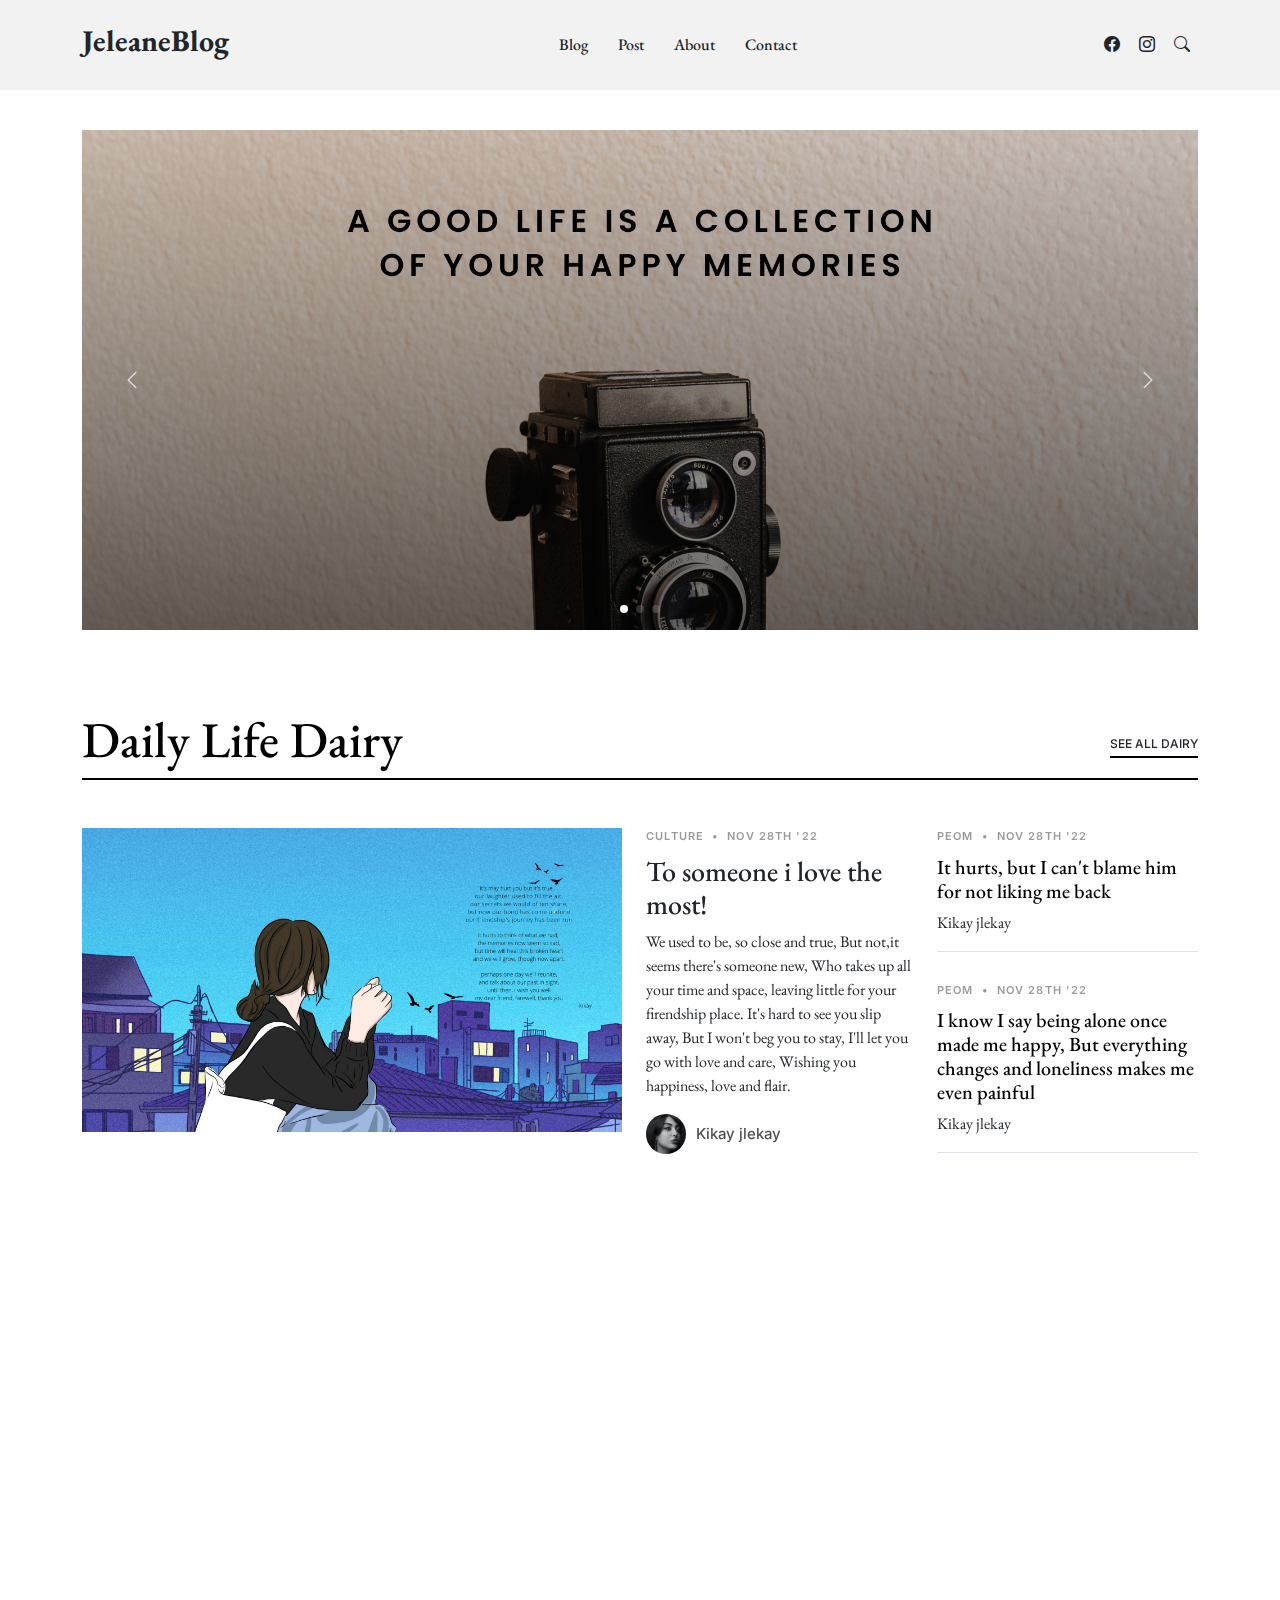
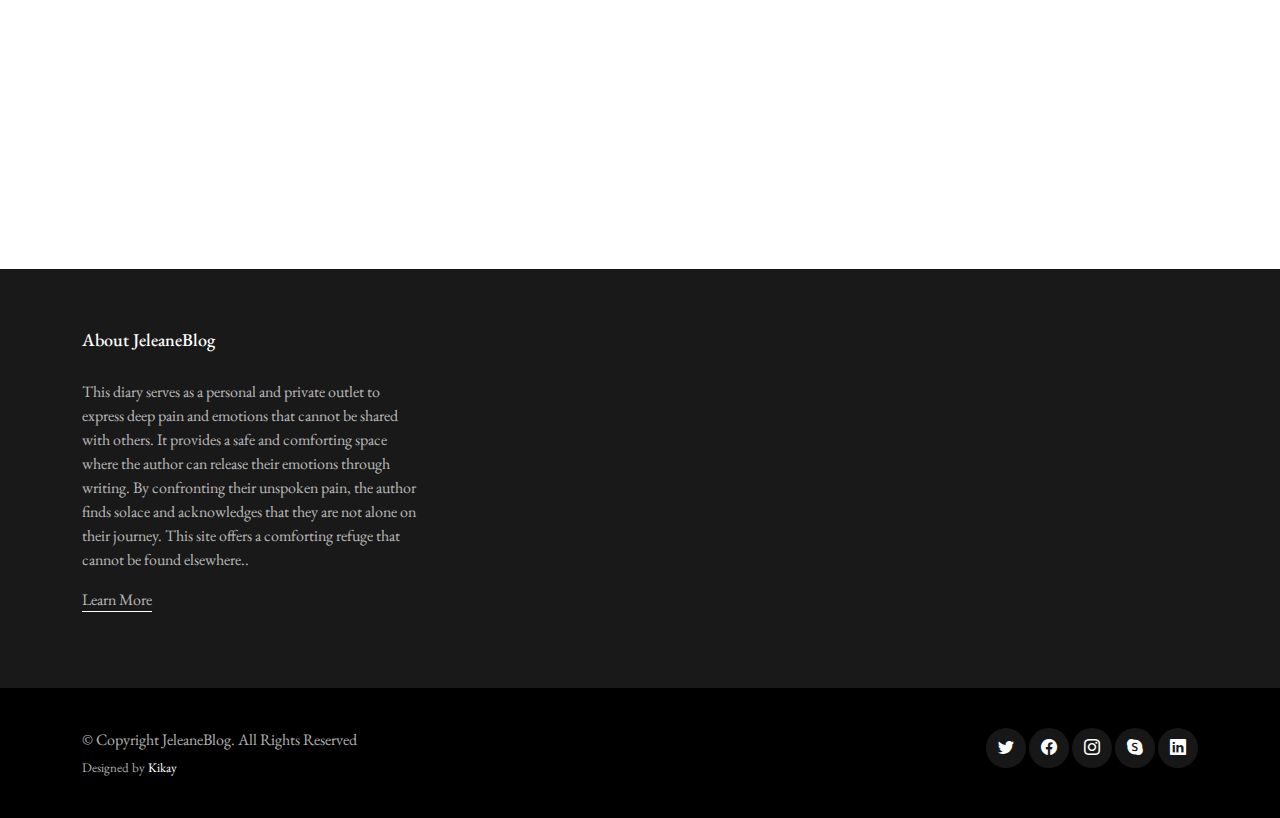
<file: index.html>
<!DOCTYPE html>
<html lang="en">

<head>
  <meta charset="utf-8">
  <meta content="width=device-width, initial-scale=1.0" name="viewport">

  <title>BLOG</title>
  <meta content="" name="description">
  <meta content="" name="keywords">

  <link href="assets/img/favicon.png" rel="icon">
  <link href="assets/img/apple-touch-icon.png" rel="apple-touch-icon">

  <link rel="preconnect" href="https://fonts.googleapis.com">
  <link rel="preconnect" href="https://fonts.gstatic.com" crossorigin>
  <link href="https://fonts.googleapis.com/css2?family=EB+Garamond:wght@400;500&family=Inter:wght@400;500&family=Playfair+Display:ital,wght@0,400;0,700;1,400;1,700&display=swap" rel="stylesheet">

  <link href="assets/vendor/bootstrap/css/bootstrap.min.css" rel="stylesheet">
  <link href="assets/vendor/bootstrap-icons/bootstrap-icons.css" rel="stylesheet">
  <link href="assets/vendor/swiper/swiper-bundle.min.css" rel="stylesheet">
  <link href="assets/vendor/glightbox/css/glightbox.min.css" rel="stylesheet">
  <link href="assets/vendor/aos/aos.css" rel="stylesheet">


  <link href="assets/css/variables.css" rel="stylesheet">
  <link href="assets/css/main.css" rel="stylesheet">

</head>

<body>

  <header id="header" class="header d-flex align-items-center fixed-top">
    <div class="container-fluid container-xl d-flex align-items-center justify-content-between">

      <a href="index.html" class="logo d-flex align-items-center">

        <h1>JeleaneBlog</h1>
      </a>

      <nav id="navbar" class="navbar">
        <ul>
          <li><a href="index.html">Blog</a></li>
          <li><a href="post.html">Post</a></li>
          <li><a href="about.html">About</a></li>
          <li><a href="contact.html">Contact</a></li>
        </ul>
      </nav>

      <div class="position-relative">
        <a href="https://www.facebook.com/Jlekay25" class="mx-2"><span class="bi-facebook"></span></a>
        <a href="https://www.instagram.com/kiks_ayyy/" class="mx-2"><span class="bi-instagram"></span></a>

        <a href="#" class="mx-2 js-search-open"><span class="bi-search"></span></a>
        <i class="bi bi-list mobile-nav-toggle"></i>

        <div class="search-form-wrap js-search-form-wrap">
          <form action="search-result.html" class="search-form">
            <span class="icon bi-search"></span>
            <input type="text" placeholder="Search" class="form-control">
            <button class="btn js-search-close"><span class="bi-x"></span></button>
          </form>
        </div>

      </div>

    </div>

  </header>

  <main id="main">

    <section id="hero-slider" class="hero-slider">
      <div class="container-md" data-aos="fade-in">
        <div class="row">
          <div class="col-12">
            <div class="swiper sliderFeaturedPosts">
              <div class="swiper-wrapper">
                <div class="swiper-slide">
                  <a href="post.html" class="img-bg d-flex align-items-end" style="background-image: url('assets/img/6_2.png');">
                    <div class="img-bg-inner"></div>
                  </a>
                </div>

                <div class="swiper-slide">
                  <a href="post.html" class="img-bg d-flex align-items-end" style="background-image: url('assets/img/9.png');">
                    <div class="img-bg-inner"></div>
                  </a>
                </div>

                <div class="swiper-slide">
                  <a href="post.html" class="img-bg d-flex align-items-end" style="background-image: url('assets/img/MOON (2).png');">
                    <div class="img-bg-inner"> </div>
                  </a>
                </div>

              </div>
              <div class="custom-swiper-button-next">
                <span class="bi-chevron-right"></span>
              </div>
              <div class="custom-swiper-button-prev">
                <span class="bi-chevron-left"></span>
              </div>

              <div class="swiper-pagination"></div>
            </div>
          </div>
        </div>
      </div>
    </section>

    <section class="category-section">
      <div class="container" data-aos="fade-up">

        <div class="section-header d-flex justify-content-between align-items-center mb-5">
          <h2>Daily Life Dairy</h2>
          <div><a href="category.html" class="more">See All Dairy</a></div>
        </div>

        <div class="row">
          <div class="col-md-9">

            <div class="d-lg-flex post-entry-2">
              <a href="post.html" class="me-4 thumbnail mb-4 mb-lg-0 d-inline-block">
                <img src="assets/img/1.png" alt="" class="img-fluid">
              </a>
              <div>
                <div class="post-meta"><span class="date">Culture</span> <span class="mx-1">&bullet;</span> <span>Nov 28th '22</span></div>
                <h3><a href="post.html">To someone i love the most!</a></h3>
                <p>We used to be, so close and true, But not,it seems there's someone new, Who takes up all your time and space, leaving little for your firendship place. It's hard to see you slip away, But I won't beg you to stay, I'll let you go with love and care, Wishing you happiness, love and flair.</p>
                <div class="d-flex align-items-center author">
                  <div class="photo"><img src="assets/img/person-6.jpg" alt="" class="img-fluid"></div>
                  <div class="name">
                    <h3 class="m-0 p-0">Kikay jlekay</h3>
                  </div>
                </div>
              </div>
            </div>

          </div>

          <div class="col-md-3">
            <div class="post-entry-1 border-bottom">
              <div class="post-meta"><span class="date">Peom</span> <span class="mx-1">&bullet;</span> <span>Nov 28th '22</span></div>
              <h2 class="mb-2"><a href="single-post.html">It hurts, but I can't blame him for not liking me back</a></h2>
              <span class="author mb-3 d-block">Kikay jlekay</span>
            </div>

            <div class="post-entry-1 border-bottom">
              <div class="post-meta"><span class="date">Peom</span> <span class="mx-1">&bullet;</span> <span>Nov 28th '22</span></div>
              <h2 class="mb-2"><a href="single-post.html">I know I say being alone once made me happy, But everything changes and loneliness makes me even painful</a></h2>
              <span class="author mb-3 d-block">Kikay jlekay</span>
            </div>
          </div>
        </div>
      </div>
    </section>

    <section class="category-section">
      <div class="container" data-aos="fade-up">

        <div class="section-header d-flex justify-content-between align-items-center mb-5">
          <h2>Hobbies</h2>
          <div><a href="#" class="more">See All Hobbies</a></div>
        </div>

        <div class="row">
          <div class="col-md-9 order-md-2">

            <div class="d-lg-flex post-entry-2">
              <a href="single-post.html" class="me-4 thumbnail d-inline-block mb-4 mb-lg-0">
                <img src="assets/img/8_2.png" alt="" class="img-fluid">
              </a>
              <div>
                <div class="post-meta"><span class="date">Poem   </span> <span class="mx-1">&bullet;</span> <span>Nov 28th '22</span></div>
                <h3><a href="single-post.html">Thing Happanies Start</a></h3>
                <p>Finding a a hobby that make you happy is to explore your interests and passions.Don't be afraid to try new thingd and discover what truly brings you joy and fullfillment</p>
                <div class="d-flex align-items-center author">
                  <div class="photo"><img src="assets/img/person-6.jpg" alt="" class="img-fluid"></div>
                  <div class="name">
                    <h3 class="m-0 p-0">Kikay MissYou</h3>
                  </div>
                </div>
              </div>
            </div>

          </div>
          <div class="col-md-3">
            <div class="post-entry-1 border-bottom">
              <div class="post-meta"><span class="date">Poem</span> <span class="mx-1">&bullet;</span> <span>Nov 28th'22</span></div>
              <h2 class="mb-2"><a href="single-post.html">Will people Stay? cause I think if it was truly mean't to be it will happen. But if it's not meant to be then you should learn to let it go.</a></h2>
              <span class="author mb-3 d-block">Kikay MissYou</span>
            </div>

            <div class="post-entry-1 border-bottom">
              <div class="post-meta"><span class="date">Poem</span> <span class="mx-1">&bullet;</span> <span>Jul 5th '22</span></div>
              <h2 class="mb-2"><a href="single-post.html">Someone think pain is their worst enemy and fear in life, but i think pain is what make us fight and achieve</a></h2>
              <span class="author mb-3 d-block">Kikay MissYou</span>
            </div>
          </div>
        </div>
      </div>
    </section>

  </main>

  <footer id="footer" class="footer">

    <div class="footer-content">
      <div class="container">

        <div class="row g-5">
          <div class="col-lg-4">
            <h3 class="footer-heading">About JeleaneBlog</h3>
            <p> This diary serves as a personal and private outlet to express deep pain and emotions that cannot be shared with others. It provides a safe and comforting space where the author can release their emotions through writing. By confronting their unspoken pain, the author finds solace and acknowledges that they are not alone on their journey. This site offers a comforting refuge that cannot be found elsewhere..</p>
            <p><a href="about.html" class="footer-link-more">Learn More</a></p>
          </div>
        </div>
      </div>
    </div>

    <div class="footer-legal">
      <div class="container">

        <div class="row justify-content-between">
          <div class="col-md-6 text-center text-md-start mb-3 mb-md-0">
            <div class="copyright">
              © Copyright <strong><span>JeleaneBlog</span></strong>. All Rights Reserved
            </div>

            <div class="credits">
              Designed by <a href="https://bootstrapmade.com/">Kikay</a>
            </div>

          </div>

          <div class="col-md-6">
            <div class="social-links mb-3 mb-lg-0 text-center text-md-end">
              <a href="#" class="twitter"><i class="bi bi-twitter"></i></a>
              <a href="#" class="facebook"><i class="bi bi-facebook"></i></a>
              <a href="#" class="instagram"><i class="bi bi-instagram"></i></a>
              <a href="#" class="google-plus"><i class="bi bi-skype"></i></a>
              <a href="#" class="linkedin"><i class="bi bi-linkedin"></i></a>
            </div>

          </div>

        </div>

      </div>
    </div>

  </footer>

  <a href="#" class="scroll-top d-flex align-items-center justify-content-center"><i class="bi bi-arrow-up-short"></i></a>

  <script src="assets/vendor/bootstrap/js/bootstrap.bundle.min.js"></script>
  <script src="assets/vendor/swiper/swiper-bundle.min.js"></script>
  <script src="assets/vendor/glightbox/js/glightbox.min.js"></script>
  <script src="assets/vendor/aos/aos.js"></script>
  <script src="assets/vendor/php-email-form/validate.js"></script>

  <script src="assets/js/main.js"></script>

</body>

</html>
</file>
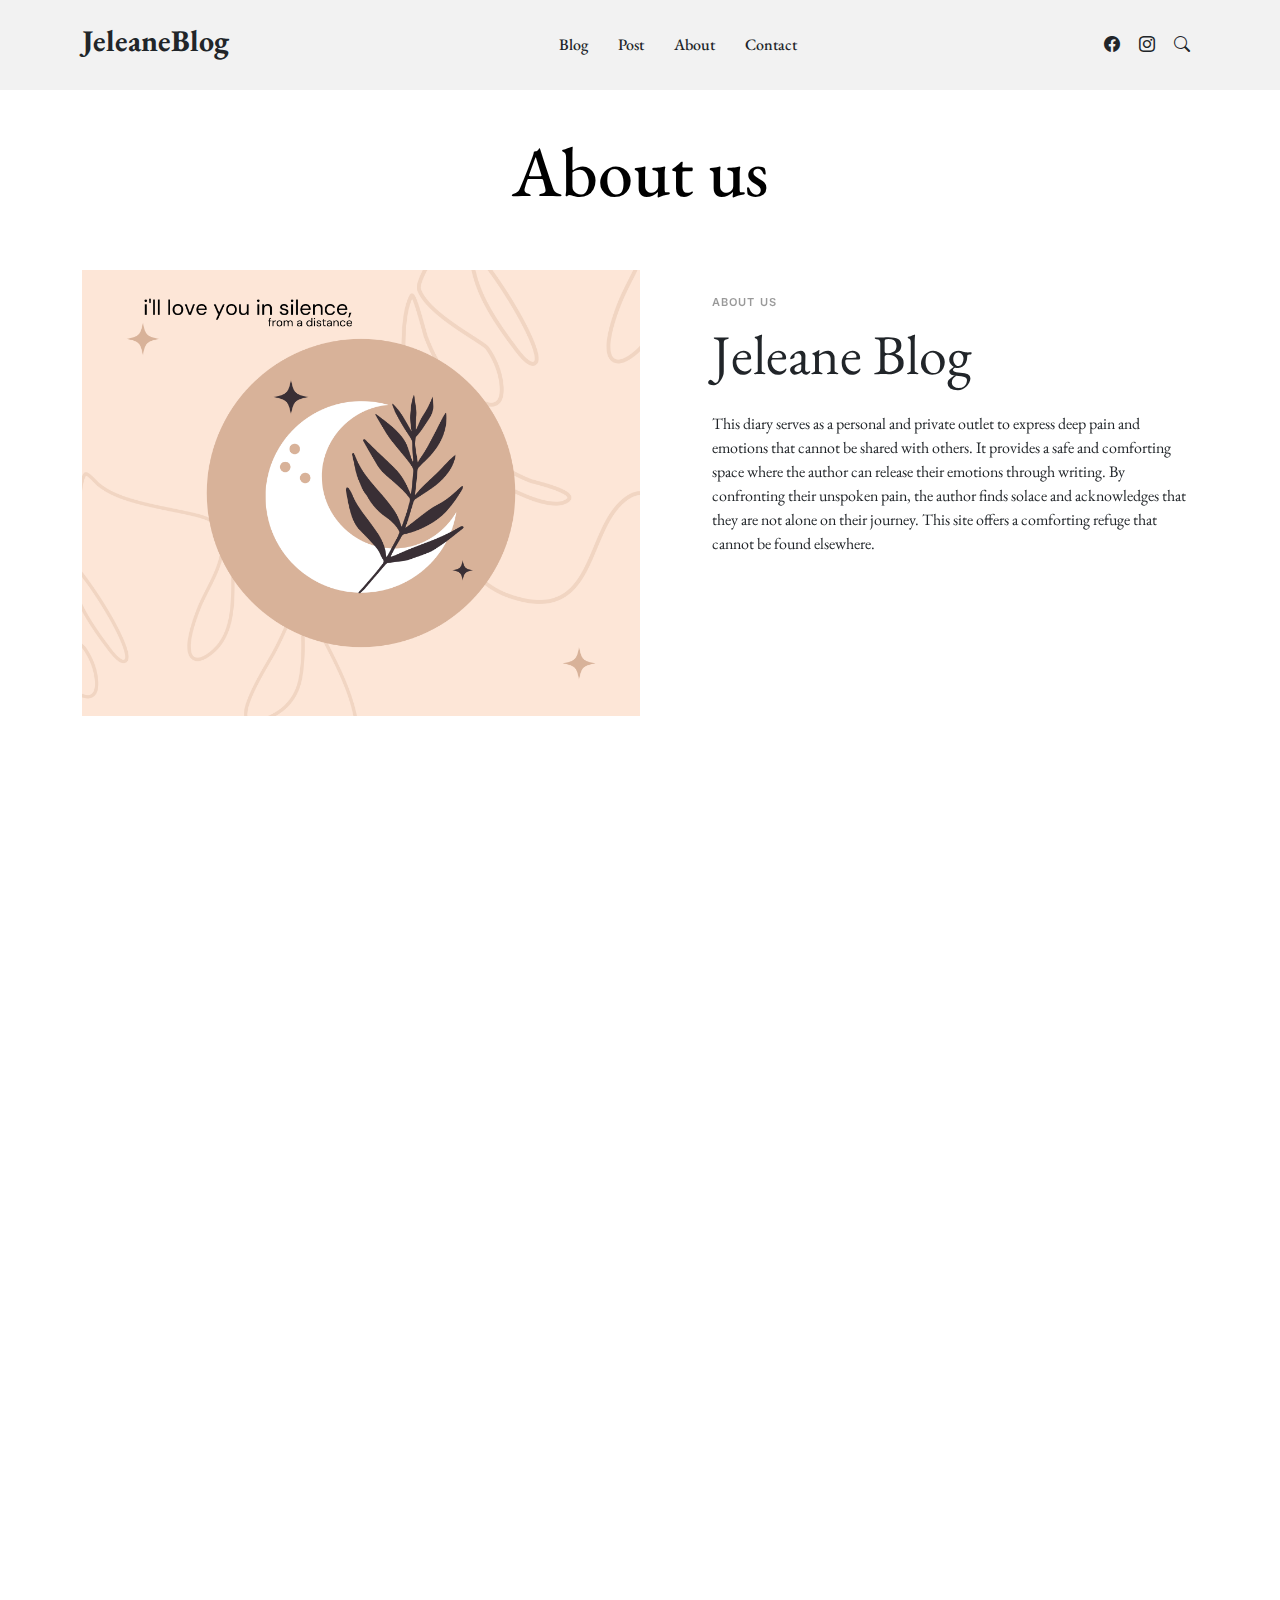
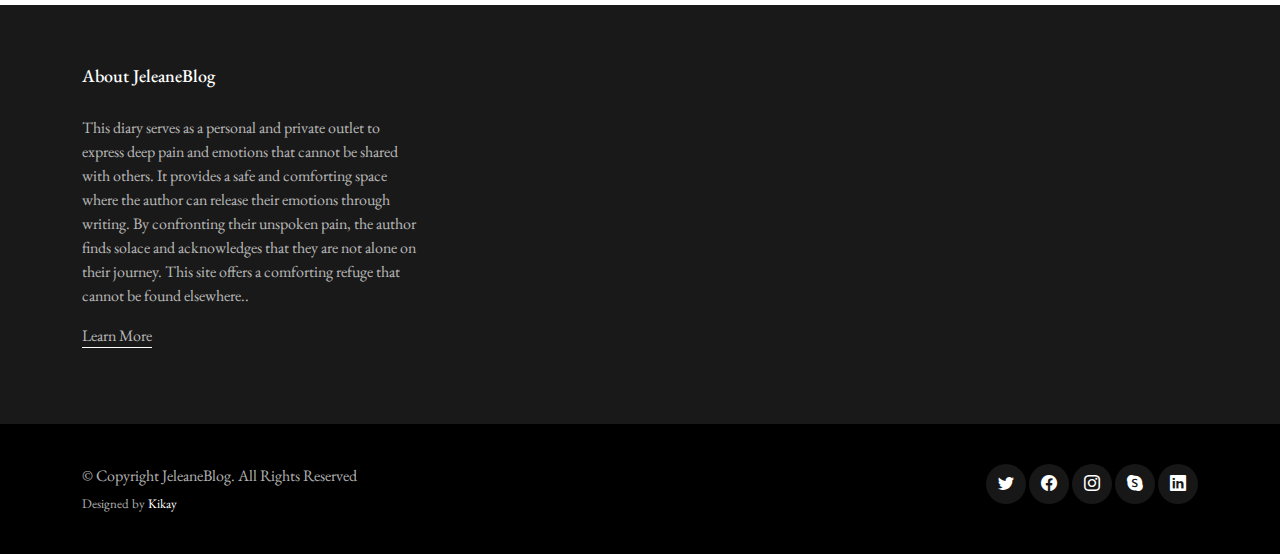
<file: about.html>
<!DOCTYPE html>
<html lang="en">

<head>
  <meta charset="utf-8">
  <meta content="width=device-width, initial-scale=1.0" name="viewport">

  <title>Blog</title>
  <meta content="" name="description">
  <meta content="" name="keywords">

  <!-- Favicons -->
  <link href="assets/img/favicon.png" rel="icon">
  <link href="assets/img/apple-touch-icon.png" rel="apple-touch-icon">

  <link rel="preconnect" href="https://fonts.googleapis.com">
  <link rel="preconnect" href="https://fonts.gstatic.com" crossorigin>
  <link href="https://fonts.googleapis.com/css2?family=EB+Garamond:wght@400;500&family=Inter:wght@400;500&family=Playfair+Display:ital,wght@0,400;0,700;1,400;1,700&display=swap" rel="stylesheet">

  <link href="assets/vendor/bootstrap/css/bootstrap.min.css" rel="stylesheet">
  <link href="assets/vendor/bootstrap-icons/bootstrap-icons.css" rel="stylesheet">
  <link href="assets/vendor/swiper/swiper-bundle.min.css" rel="stylesheet">
  <link href="assets/vendor/glightbox/css/glightbox.min.css" rel="stylesheet">
  <link href="assets/vendor/aos/aos.css" rel="stylesheet">

  <!-- Template Main CSS Files -->
  <link href="assets/css/variables.css" rel="stylesheet">
  <link href="assets/css/main.css" rel="stylesheet">

 
</head>

<body>

  <header id="header" class="header d-flex align-items-center fixed-top">
    <div class="container-fluid container-xl d-flex align-items-center justify-content-between">

      <a href="index.html" class="logo d-flex align-items-center">

        <h1>JeleaneBlog</h1>
      </a>

      <nav id="navbar" class="navbar">
        <ul>
          <li><a href="index.html">Blog</a></li>
          <li><a href="post.html">Post</a></li>
          <li><a href="about.html">About</a></li>
          <li><a href="contact.html">Contact</a></li>
        </ul>
      </nav>

      <div class="position-relative">
        <a href="https://www.facebook.com/Jlekay25" class="mx-2"><span class="bi-facebook"></span></a>
        <a href="https://www.instagram.com/kiks_ayyy/" class="mx-2"><span class="bi-instagram"></span></a>

        <a href="#" class="mx-2 js-search-open"><span class="bi-search"></span></a>
        <i class="bi bi-list mobile-nav-toggle"></i>

        <div class="search-form-wrap js-search-form-wrap">
          <form action="search-result.html" class="search-form">
            <span class="icon bi-search"></span>
            <input type="text" placeholder="Search" class="form-control">
            <button class="btn js-search-close"><span class="bi-x"></span></button>
          </form>
        </div>
      </div>
    </div>
  </header>

  <main id="main">
    <section>
      <div class="container" data-aos="fade-up">
        <div class="row">
          <div class="col-lg-12 text-center mb-5">
            <h1 class="page-title">About us</h1>
          </div>
        </div>

        <div class="row mb-5">

          <div class="d-md-flex post-entry-2 half">
            <a href="#" class="me-4 thumbnail">
              <img src="assets/img/HOMEPAGE (2).png" alt="" class="img-fluid">
            </a>
            <div class="ps-md-5 mt-4 mt-md-0">
              <div class="post-meta mt-4">About us</div>
              <h2 class="mb-4 display-4">Jeleane Blog</h2>

              <p>This diary serves as a personal and private outlet to express deep pain and emotions that cannot be shared with others. It provides a safe and comforting space where the author can release their emotions through writing. By confronting their unspoken pain, the author finds solace and acknowledges that they are not alone on their journey. This site offers a comforting refuge that cannot be found elsewhere.</p>
            </div>
          </div>
        </div>
      </div>
    </section>

    <section>
      <div class="container" data-aos="fade-up">
        <div class="row">
          <div class="col-12 text-center mb-5">
            <div class="row justify-content-center">
              <div class="col-lg-6">
                <h2 class="display-4">About ME</h2>
                <p>Hi, I'm Jeleane! I'm a passionate writer and lifelong learner. With a love for words and storytelling, I enjoy exploring different topics and sharing my thoughts through the written word. Join me as I embark on this creative journey of self-expression and discovery.</p>
                 <img src="assets/img/profile (2).png" alt="" class="img-fluid rounded-circle w-50 mb-4">
                 <h4>Jeleane Matining</h4>
                <span class="d-block mb-3 text-uppercase">Founder &amp; CEO</span>
                <p>"Welcome to my web page! I'm Kikay, the founder and CEO of this platform. Through this site, I aim to  is to provide a platform for sharing my experiences, insights, and knowledge related to the world of dairy. , I'm excited to share my thoughts and advice. Join me on this journey HAHAHAH charrot and let's make a positive impact together!"</p>
              </div>
            </div>
          </div>
          <div class="col-lg-4 text-center mb-5">
          </div>
        </div>
      </div>
    </section>

  </main>

 <footer id="footer" class="footer">

    <div class="footer-content">
      <div class="container">

        <div class="row g-5">
          <div class="col-lg-4">
            <h3 class="footer-heading">About JeleaneBlog</h3>
            <p> This diary serves as a personal and private outlet to express deep pain and emotions that cannot be shared with others. It provides a safe and comforting space where the author can release their emotions through writing. By confronting their unspoken pain, the author finds solace and acknowledges that they are not alone on their journey. This site offers a comforting refuge that cannot be found elsewhere..</p>
            <p><a href="about.html" class="footer-link-more">Learn More</a></p>
          </div>
        </div>
      </div>
    </div>

    <div class="footer-legal">
      <div class="container">

        <div class="row justify-content-between">
          <div class="col-md-6 text-center text-md-start mb-3 mb-md-0">
            <div class="copyright">
              © Copyright <strong><span>JeleaneBlog</span></strong>. All Rights Reserved
            </div>

            <div class="credits">
              Designed by <a href="https://bootstrapmade.com/">Kikay</a>
            </div>

          </div>

          <div class="col-md-6">
            <div class="social-links mb-3 mb-lg-0 text-center text-md-end">
              <a href="#" class="twitter"><i class="bi bi-twitter"></i></a>
              <a href="#" class="facebook"><i class="bi bi-facebook"></i></a>
              <a href="#" class="instagram"><i class="bi bi-instagram"></i></a>
              <a href="#" class="google-plus"><i class="bi bi-skype"></i></a>
              <a href="#" class="linkedin"><i class="bi bi-linkedin"></i></a>
            </div>

          </div>

        </div>

      </div>
    </div>

  </footer>

  <a href="#" class="scroll-top d-flex align-items-center justify-content-center"><i class="bi bi-arrow-up-short"></i></a>

  <script src="assets/vendor/bootstrap/js/bootstrap.bundle.min.js"></script>
  <script src="assets/vendor/swiper/swiper-bundle.min.js"></script>
  <script src="assets/vendor/glightbox/js/glightbox.min.js"></script>
  <script src="assets/vendor/aos/aos.js"></script>
  <script src="assets/vendor/php-email-form/validate.js"></script>

  <script src="assets/js/main.js"></script>

</body>

</html>
</file>
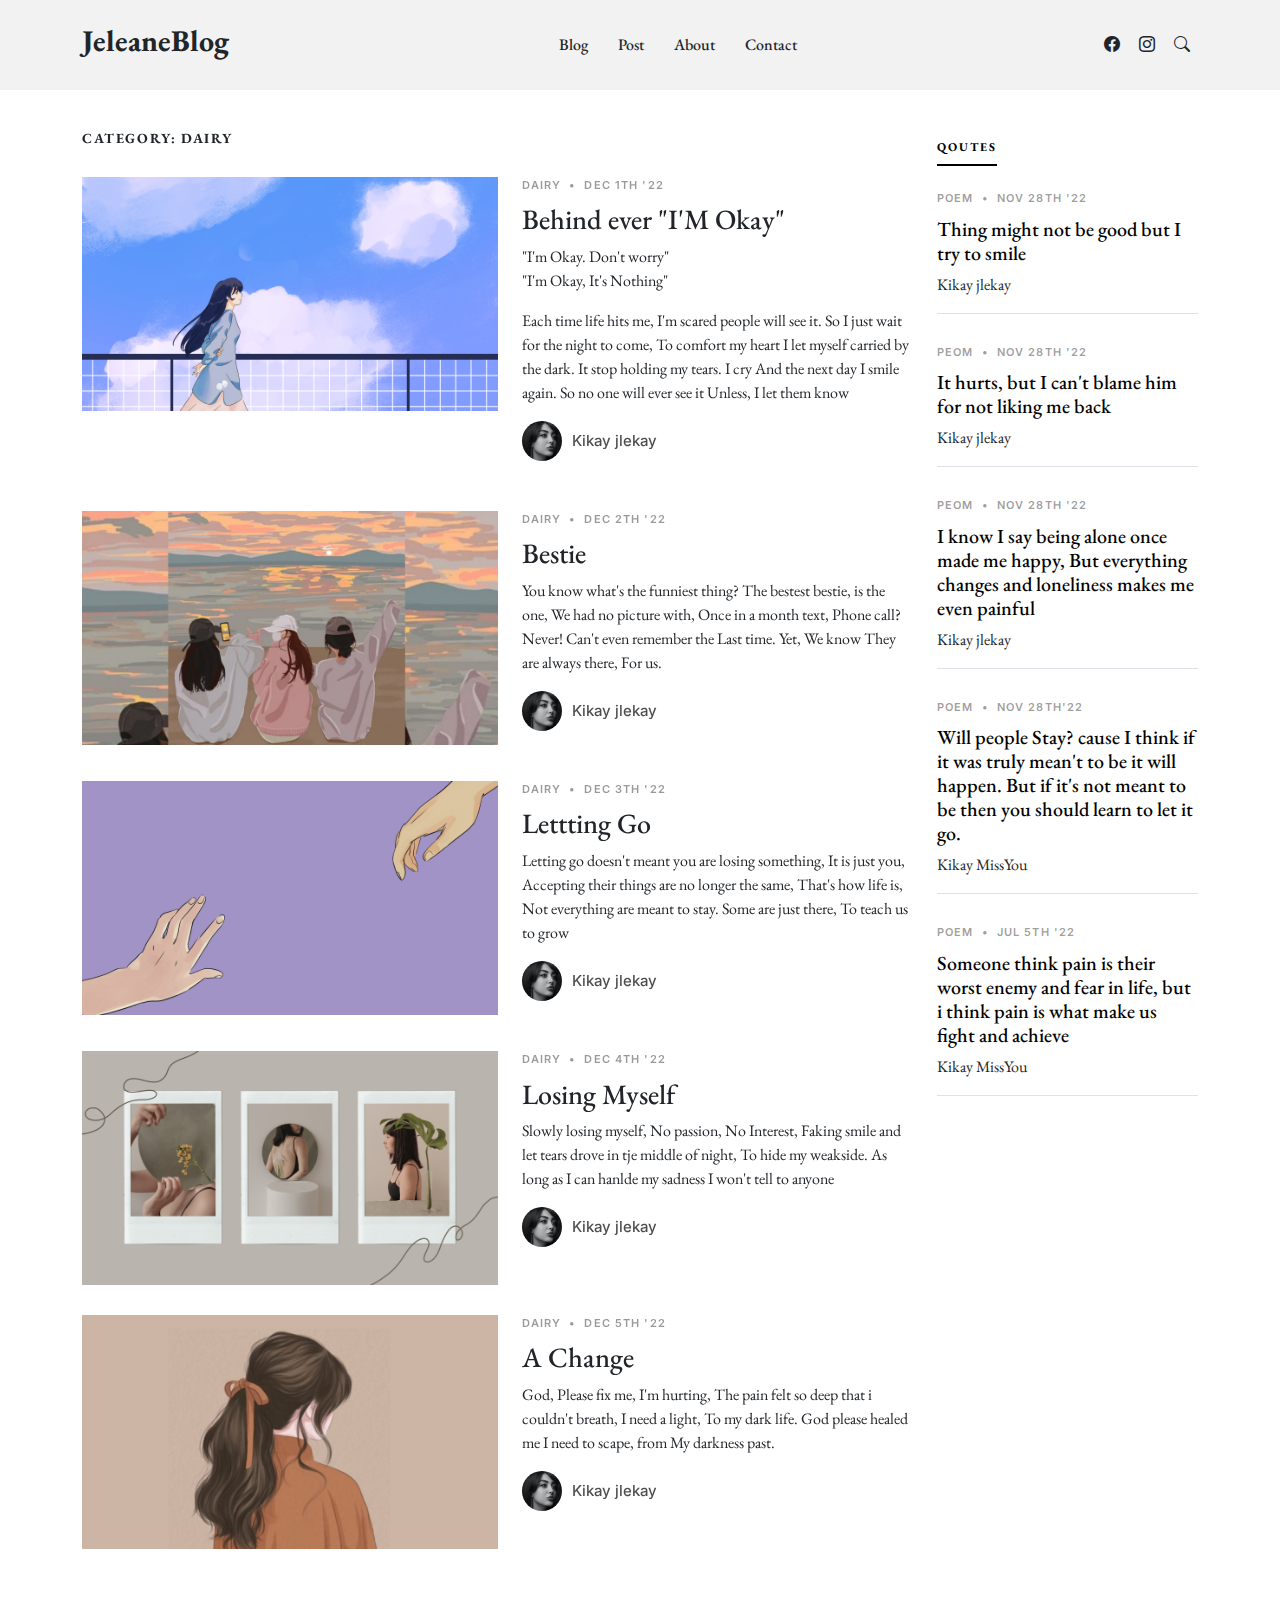
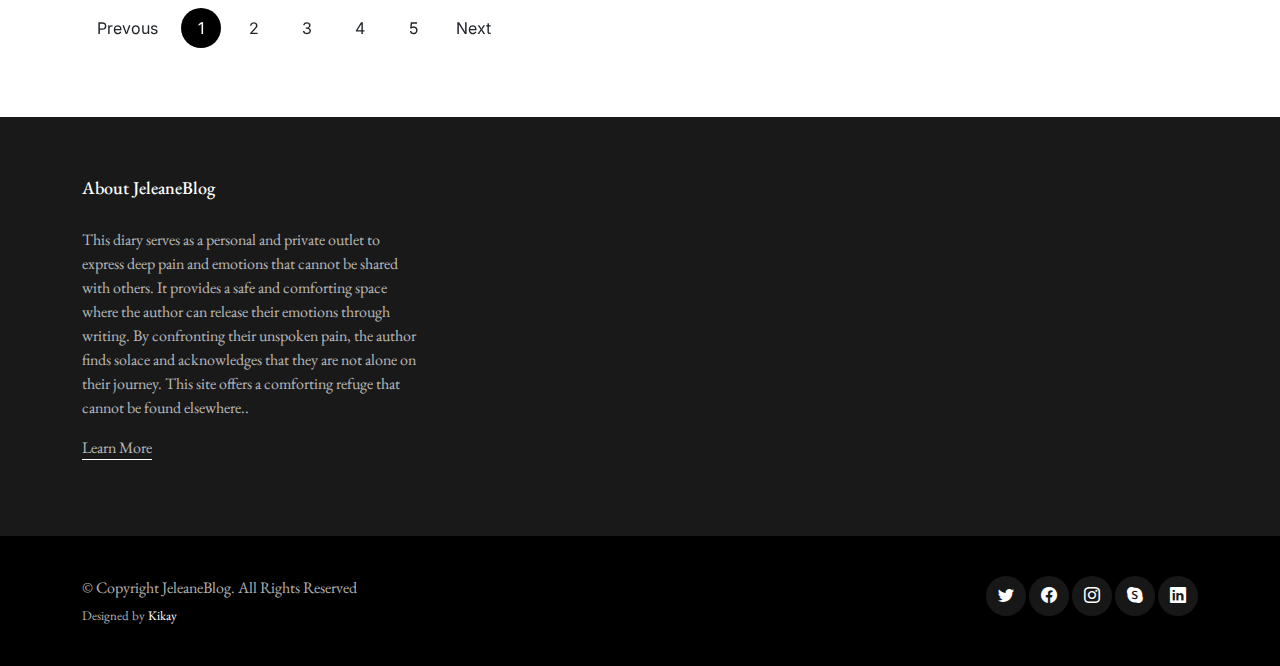
<file: category.html>
<!DOCTYPE html>
<html lang="en">

<head>
  <meta charset="utf-8">
  <meta content="width=device-width, initial-scale=1.0" name="viewport">

  <title>Blog</title>
  <meta content="" name="description">
  <meta content="" name="keywords">

  <!-- Favicons -->
  <link href="assets/img/favicon.png" rel="icon">
  <link href="assets/img/apple-touch-icon.png" rel="apple-touch-icon">

  <link rel="preconnect" href="https://fonts.googleapis.com">
  <link rel="preconnect" href="https://fonts.gstatic.com" crossorigin>
  <link href="https://fonts.googleapis.com/css2?family=EB+Garamond:wght@400;500&family=Inter:wght@400;500&family=Playfair+Display:ital,wght@0,400;0,700;1,400;1,700&display=swap" rel="stylesheet">

  <link href="assets/vendor/bootstrap/css/bootstrap.min.css" rel="stylesheet">
  <link href="assets/vendor/bootstrap-icons/bootstrap-icons.css" rel="stylesheet">
  <link href="assets/vendor/swiper/swiper-bundle.min.css" rel="stylesheet">
  <link href="assets/vendor/glightbox/css/glightbox.min.css" rel="stylesheet">
  <link href="assets/vendor/aos/aos.css" rel="stylesheet">

  <link href="assets/css/variables.css" rel="stylesheet">
  <link href="assets/css/main.css" rel="stylesheet">


</head>

<body>

  <header id="header" class="header d-flex align-items-center fixed-top">
    <div class="container-fluid container-xl d-flex align-items-center justify-content-between">

      <a href="index.html" class="logo d-flex align-items-center">

        <h1>JeleaneBlog</h1>
      </a>

      <nav id="navbar" class="navbar">
        <ul>
          <li><a href="index.html">Blog</a></li>
          <li><a href="post.html">Post</a></li>
          <li><a href="about.html">About</a></li>
          <li><a href="contact.html">Contact</a></li>
        </ul>
      </nav><!-- .navbar -->

      <div class="position-relative">
        <a href="https://www.facebook.com/Jlekay25" class="mx-2"><span class="bi-facebook"></span></a>
        <a href="https://www.instagram.com/kiks_ayyy/" class="mx-2"><span class="bi-instagram"></span></a>


        <a href="#" class="mx-2 js-search-open"><span class="bi-search"></span></a>
        <i class="bi bi-list mobile-nav-toggle"></i>

        <div class="search-form-wrap js-search-form-wrap">
          <form action="search-result.html" class="search-form">
            <span class="icon bi-search"></span>
            <input type="text" placeholder="Search" class="form-control">
            <button class="btn js-search-close"><span class="bi-x"></span></button>
          </form>
        </div>

      </div>

    </div>

  </header>

  <main id="main">
    <section>
      <div class="container">
        <div class="row">

          <div class="col-md-9" data-aos="fade-up">
            <h3 class="category-title">Category: Dairy</h3>

            <div class="d-md-flex post-entry-2 half">
              <a href="single-post.html" class="me-4 thumbnail">
                <img src="assets/img/6.png" alt="" class="img-fluid">
              </a>
              <div>
                <div class="post-meta"><span class="date">Dairy</span> <span class="mx-1">&bullet;</span> <span>Dec 1th '22</span></div>
                <h3><a href="single-post.html">Behind ever "I'M Okay"</a></h3>
                <p>"I'm Okay. Don't worry"<br>"I'm Okay, It's Nothing"</p>
                  <p>Each time life hits me, I'm scared people will see it. So I just wait for the night to come, To comfort my heart I let myself carried by the dark. It stop holding my tears. I cry And the next day I smile again. So no one will ever see it Unless, I let them know</p>
                <div class="d-flex align-items-center author">
                  <div class="photo"><img src="assets/img/person-6.jpg" alt="" class="img-fluid"></div>
                  <div class="name">
                    <h3 class="m-0 p-0">Kikay jlekay</h3>
                  </div>
                </div>
              </div>
            </div>

            <div class="d-md-flex post-entry-2 half">
              <a href="single-post.html" class="me-4 thumbnail">
                <img src="assets/img/bestie.png" alt="" class="img-fluid">
              </a>
              <div>
                <div class="post-meta"><span class="date">Dairy</span> <span class="mx-1">&bullet;</span> <span>Dec 2th '22</span></div>
                <h3><a href="single-post.html">Bestie</a></h3>
                <p>You know what's the funniest thing? The bestest bestie, is the one, We had no picture with, Once in a month text, Phone call?Never! Can't even remember the Last time. Yet, We know They are always there, For us.</p>
                <div class="d-flex align-items-center author">
                  <div class="photo"><img src="assets/img/person-6.jpg" alt="" class="img-fluid"></div>
                  <div class="name">
                    <h3 class="m-0 p-0">Kikay jlekay</h3>
                  </div>
                </div>
              </div>
            </div>

            <div class="d-md-flex post-entry-2 half">
              <a href="single-post.html" class="me-4 thumbnail">
                <img src="assets/img/Letting go.png" alt="" class="img-fluid">
              </a>
              <div>
                <div class="post-meta"><span class="date">Dairy</span> <span class="mx-1">&bullet;</span> <span>Dec 3th '22</span></div>
                <h3><a href="single-post.html">Lettting Go</a></h3>
                <p>Letting go doesn't meant you are losing something, It is just you, Accepting their things are no longer the same, That's how life is, Not everything are meant to stay. Some are just there, To teach us to grow</p>
                <div class="d-flex align-items-center author">
                  <div class="photo"><img src="assets/img/person-6.jpg" alt="" class="img-fluid"></div>
                  <div class="name">
                    <h3 class="m-0 p-0">Kikay jlekay</h3>
                  </div>
                </div>
              </div>
            </div>

            <div class="d-md-flex post-entry-2 half">
              <a href="single-post.html" class="me-4 thumbnail">
                <img src="assets/img/losing myself.png" alt="" class="img-fluid">
              </a>
              <div>
                <div class="post-meta"><span class="date">Dairy</span> <span class="mx-1">&bullet;</span> <span>Dec 4th '22</span></div>
                <h3><a href="single-post.html">Losing Myself</a></h3>
                <p>Slowly losing myself, No passion, No Interest, Faking smile and let tears drove in tje middle of night, To hide my weakside. As long as I can hanlde my sadness I won't tell to anyone</p>
                <div class="d-flex align-items-center author">
                  <div class="photo"><img src="assets/img/person-6.jpg" alt="" class="img-fluid"></div>
                  <div class="name">
                    <h3 class="m-0 p-0">Kikay jlekay</h3>
                  </div>
                </div>
              </div>
            </div>

            <div class="d-md-flex post-entry-2 half">
              <a href="single-post.html" class="me-4 thumbnail">
                <img src="assets/img/change.png" alt="" class="img-fluid">
              </a>
              <div>
                <div class="post-meta"><span class="date">Dairy</span> <span class="mx-1">&bullet;</span> <span>Dec 5th '22</span></div>
                <h3><a href="single-post.html">A Change</a></h3>
                <p>God, Please fix me, I'm hurting, The pain felt so deep that i couldn't breath, I need a light, To my dark life. God please healed me I need to scape, from My darkness past.</p>
                <div class="d-flex align-items-center author">
                  <div class="photo"><img src="assets/img/person-6.jpg" alt="" class="img-fluid"></div>
                  <div class="name">
                    <h3 class="m-0 p-0">Kikay jlekay</h3>
                  </div>
                </div>
              </div>
            </div>

            <div class="text-start py-4">
              <div class="custom-pagination">
                <a href="#" class="prev">Prevous</a>
                <a href="#" class="active">1</a>
                <a href="#">2</a>
                <a href="#">3</a>
                <a href="#">4</a>
                <a href="#">5</a>
                <a href="#" class="next">Next</a>
              </div>
            </div>
          </div>

          <div class="col-md-3">

            <div class="aside-block">

             <ul class="nav nav-pills custom-tab-nav mb-4" id="pills-tab" role="tablist">
                <li class="nav-item" role="presentation">
                  <button class="nav-link active" id="pills-popular-tab" data-bs-toggle="pill" data-bs-target="#pills-popular" type="button" role="tab" aria-controls="pills-popular" aria-selected="true">Qoutes</button>
                </li>
              </ul>

              <div class="tab-content" id="pills-tabContent">

                <!-- Popular -->
                 <div class="tab-pane fade show active" id="pills-popular" role="tabpanel" aria-labelledby="pills-popular-tab">
                  <div class="post-entry-1 border-bottom">
                    <div class="post-meta"><span class="date">Poem</span> <span class="mx-1">&bullet;</span> <span>Nov 28th '22</span></div>
              <h2 class="mb-2"><a href="single-post.html">Thing might not be good but I try to smile</a></h2>
              <span class="author mb-3 d-block">Kikay jlekay</span>
                  </div>

                  <div class="post-entry-1 border-bottom">
                    <div class="post-meta"><span class="date">Peom</span> <span class="mx-1">&bullet;</span> <span>Nov 28th '22</span></div>
              <h2 class="mb-2"><a href="single-post.html">It hurts, but I can't blame him for not liking me back</a></h2>
              <span class="author mb-3 d-block">Kikay jlekay</span>
                  </div>

                  <div class="post-entry-1 border-bottom">
                    <div class="post-meta"><span class="date">Peom</span> <span class="mx-1">&bullet;</span> <span>Nov 28th '22</span></div>
              <h2 class="mb-2"><a href="single-post.html">I know I say being alone once made me happy, But everything changes and loneliness makes me even painful</a></h2>
              <span class="author mb-3 d-block">Kikay jlekay</span>
                  </div>

                  <div class="post-entry-1 border-bottom">
                    <div class="post-meta"><span class="date">Poem</span> <span class="mx-1">&bullet;</span> <span>Nov 28th'22</span></div>
              <h2 class="mb-2"><a href="single-post.html">Will people Stay? cause I think if it was truly mean't to be it will happen. But if it's not meant to be then you should learn to let it go.</a></h2>
              <span class="author mb-3 d-block">Kikay MissYou</span>
                  </div>

                  <div class="post-entry-1 border-bottom">
                    <div class="post-meta"><span class="date">Poem</span> <span class="mx-1">&bullet;</span> <span>Jul 5th '22</span></div>
              <h2 class="mb-2"><a href="single-post.html">Someone think pain is their worst enemy and fear in life, but i think pain is what make us fight and achieve</a></h2>
                   <span class="author mb-3 d-block">Kikay MissYou</span>
                  </div>
                </div> 
          </div>
        </div>
      </div>
    </section>
  </main>

<footer id="footer" class="footer">

    <div class="footer-content">
      <div class="container">

        <div class="row g-5">
          <div class="col-lg-4">
            <h3 class="footer-heading">About JeleaneBlog</h3>
            <p> This diary serves as a personal and private outlet to express deep pain and emotions that cannot be shared with others. It provides a safe and comforting space where the author can release their emotions through writing. By confronting their unspoken pain, the author finds solace and acknowledges that they are not alone on their journey. This site offers a comforting refuge that cannot be found elsewhere..</p>
            <p><a href="about.html" class="footer-link-more">Learn More</a></p>
          </div>
        </div>
      </div>
    </div>

    <div class="footer-legal">
      <div class="container">

        <div class="row justify-content-between">
          <div class="col-md-6 text-center text-md-start mb-3 mb-md-0">
            <div class="copyright">
              © Copyright <strong><span>JeleaneBlog</span></strong>. All Rights Reserved
            </div>

            <div class="credits">
              Designed by <a href="https://bootstrapmade.com/">Kikay</a>
            </div>

          </div>

          <div class="col-md-6">
            <div class="social-links mb-3 mb-lg-0 text-center text-md-end">
              <a href="#" class="twitter"><i class="bi bi-twitter"></i></a>
              <a href="#" class="facebook"><i class="bi bi-facebook"></i></a>
              <a href="#" class="instagram"><i class="bi bi-instagram"></i></a>
              <a href="#" class="google-plus"><i class="bi bi-skype"></i></a>
              <a href="#" class="linkedin"><i class="bi bi-linkedin"></i></a>
            </div>

          </div>

        </div>

      </div>
    </div>

  </footer>

  <a href="#" class="scroll-top d-flex align-items-center justify-content-center"><i class="bi bi-arrow-up-short"></i></a>

  <script src="assets/vendor/bootstrap/js/bootstrap.bundle.min.js"></script>
  <script src="assets/vendor/swiper/swiper-bundle.min.js"></script>
  <script src="assets/vendor/glightbox/js/glightbox.min.js"></script>
  <script src="assets/vendor/aos/aos.js"></script>
  <script src="assets/vendor/php-email-form/validate.js"></script>

  <script src="assets/js/main.js"></script>
</body>

</html>
</file>
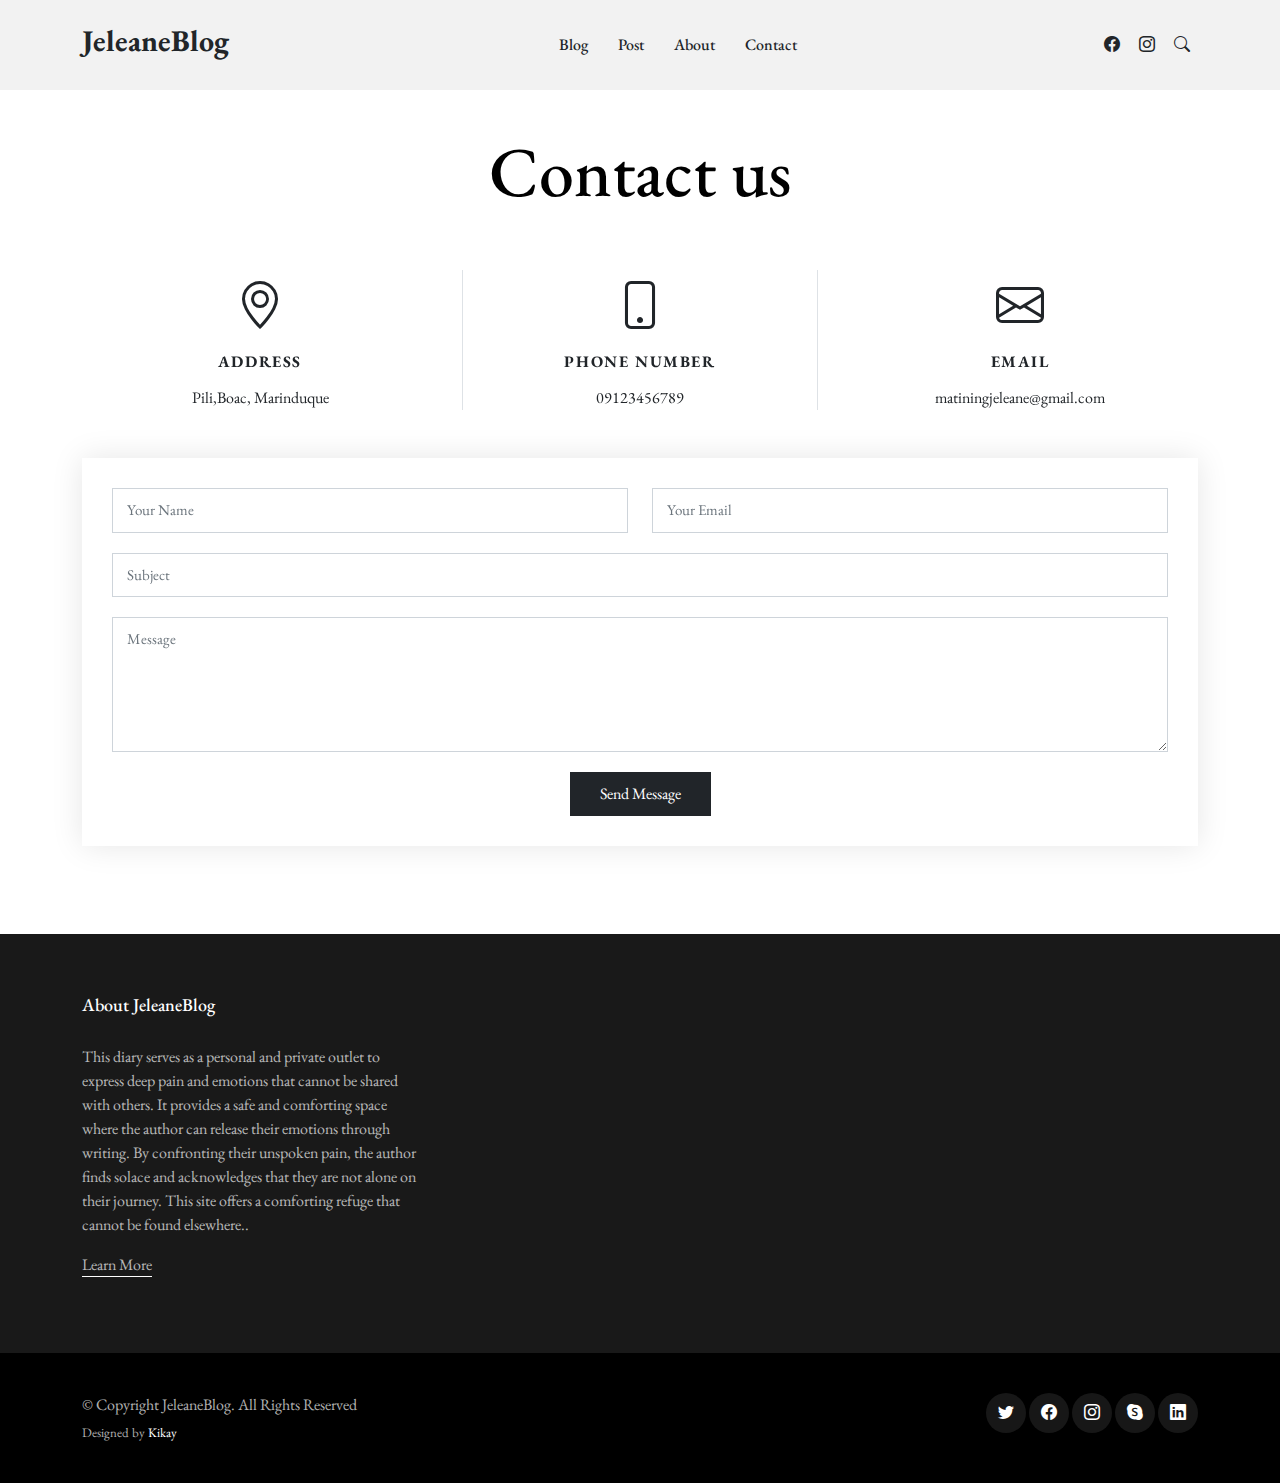
<file: contact.html>
<!DOCTYPE html>
<html lang="en">

<head>
  <meta charset="utf-8">
  <meta content="width=device-width, initial-scale=1.0" name="viewport">

  <title>Blog</title>
  <meta content="" name="description">
  <meta content="" name="keywords">

  <link href="assets/img/favicon.png" rel="icon">
  <link href="assets/img/apple-touch-icon.png" rel="apple-touch-icon">

  <link rel="preconnect" href="https://fonts.googleapis.com">
  <link rel="preconnect" href="https://fonts.gstatic.com" crossorigin>
  <link href="https://fonts.googleapis.com/css2?family=EB+Garamond:wght@400;500&family=Inter:wght@400;500&family=Playfair+Display:ital,wght@0,400;0,700;1,400;1,700&display=swap" rel="stylesheet">

  <link href="assets/vendor/bootstrap/css/bootstrap.min.css" rel="stylesheet">
  <link href="assets/vendor/bootstrap-icons/bootstrap-icons.css" rel="stylesheet">
  <link href="assets/vendor/swiper/swiper-bundle.min.css" rel="stylesheet">
  <link href="assets/vendor/glightbox/css/glightbox.min.css" rel="stylesheet">
  <link href="assets/vendor/aos/aos.css" rel="stylesheet">

  <link href="assets/css/variables.css" rel="stylesheet">
  <link href="assets/css/main.css" rel="stylesheet">

</head>

<body>

  <header id="header" class="header d-flex align-items-center fixed-top">
    <div class="container-fluid container-xl d-flex align-items-center justify-content-between">

      <a href="index_2.html" class="logo d-flex align-items-center">

        <h1>JeleaneBlog</h1>
      </a>

      <nav id="navbar" class="navbar">
        <ul>
          <li><a href="index.html">Blog</a></li>
          <li><a href="post.html">Post</a></li>
          <li><a href="about.html">About</a></li>
          <li><a href="contact.html">Contact</a></li>
        </ul>
      </nav>

      <div class="position-relative">
        <a href="https://www.facebook.com/Jlekay25" class="mx-2"><span class="bi-facebook"></span></a>
        <a href="https://www.instagram.com/kiks_ayyy/" class="mx-2"><span class="bi-instagram"></span></a>

        <a href="#" class="mx-2 js-search-open"><span class="bi-search"></span></a>
        <i class="bi bi-list mobile-nav-toggle"></i>

        <div class="search-form-wrap js-search-form-wrap">
          <form action="search-result.html" class="search-form">
            <span class="icon bi-search"></span>
            <input type="text" placeholder="Search" class="form-control">
            <button class="btn js-search-close"><span class="bi-x"></span></button>
          </form>
        </div>

      </div>

    </div>

  </header>

  <main id="main">
    <section id="contact" class="contact mb-5">
      <div class="container" data-aos="fade-up">

        <div class="row">
          <div class="col-lg-12 text-center mb-5">
            <h1 class="page-title">Contact us</h1>
          </div>
        </div>

        <div class="row gy-4">

          <div class="col-md-4">
            <div class="info-item">
              <i class="bi bi-geo-alt"></i>
              <h3>Address</h3>
              <address>Pili,Boac, Marinduque</address>
            </div>
          </div>

          <div class="col-md-4">
            <div class="info-item info-item-borders">
              <i class="bi bi-phone"></i>
              <h3>Phone Number</h3>
              <p><a href="tel:+155895548855">09123456789</a></p>
            </div>
          </div>

          <div class="col-md-4">
            <div class="info-item">
              <i class="bi bi-envelope"></i>
              <h3>Email</h3>
              <p><a href="mailto:info@example.com">matiningjeleane@gmail.com</a></p>
            </div>
          </div>

        </div>

        <div class="form mt-5">
          <form action="forms/contact.php" method="post" role="form" class="php-email-form">
            <div class="row">
              <div class="form-group col-md-6">
                <input type="text" name="name" class="form-control" id="name" placeholder="Your Name" required>
              </div>
              <div class="form-group col-md-6">
                <input type="email" class="form-control" name="email" id="email" placeholder="Your Email" required>
              </div>
            </div>
            <div class="form-group">
              <input type="text" class="form-control" name="subject" id="subject" placeholder="Subject" required>
            </div>
            <div class="form-group">
              <textarea class="form-control" name="message" rows="5" placeholder="Message" required></textarea>
            </div>
            <div class="my-3">
              <div class="loading">Loading</div>
              <div class="error-message"></div>
              <div class="sent-message">Your message has been sent. Thank you!</div>
            </div>
            <div class="text-center"><button type="submit">Send Message</button></div>
          </form>
        </div>

      </div>
    </section>

  </main>


 <footer id="footer" class="footer">

    <div class="footer-content">
      <div class="container">

        <div class="row g-5">
          <div class="col-lg-4">
            <h3 class="footer-heading">About JeleaneBlog</h3>
            <p> This diary serves as a personal and private outlet to express deep pain and emotions that cannot be shared with others. It provides a safe and comforting space where the author can release their emotions through writing. By confronting their unspoken pain, the author finds solace and acknowledges that they are not alone on their journey. This site offers a comforting refuge that cannot be found elsewhere..</p>
            <p><a href="about.html" class="footer-link-more">Learn More</a></p>
          </div>
        </div>
      </div>
    </div>

    <div class="footer-legal">
      <div class="container">

        <div class="row justify-content-between">
          <div class="col-md-6 text-center text-md-start mb-3 mb-md-0">
            <div class="copyright">
              © Copyright <strong><span>JeleaneBlog</span></strong>. All Rights Reserved
            </div>
            <div class="credits">
              Designed by <a href="https://bootstrapmade.com/">Kikay</a>
            </div>
          </div>

          <div class="col-md-6">
            <div class="social-links mb-3 mb-lg-0 text-center text-md-end">
              <a href="#" class="twitter"><i class="bi bi-twitter"></i></a>
              <a href="#" class="facebook"><i class="bi bi-facebook"></i></a>
              <a href="#" class="instagram"><i class="bi bi-instagram"></i></a>
              <a href="#" class="google-plus"><i class="bi bi-skype"></i></a>
              <a href="#" class="linkedin"><i class="bi bi-linkedin"></i></a>
            </div>
          </div>
        </div>
      </div>
    </div>
  </footer>

  <a href="#" class="scroll-top d-flex align-items-center justify-content-center"><i class="bi bi-arrow-up-short"></i></a>

  <script src="assets/vendor/bootstrap/js/bootstrap.bundle.min.js"></script>
  <script src="assets/vendor/swiper/swiper-bundle.min.js"></script>
  <script src="assets/vendor/glightbox/js/glightbox.min.js"></script>
  <script src="assets/vendor/aos/aos.js"></script>
  <script src="assets/vendor/php-email-form/validate.js"></script>

  <script src="assets/js/main.js"></script>

</body>

</html>
</file>
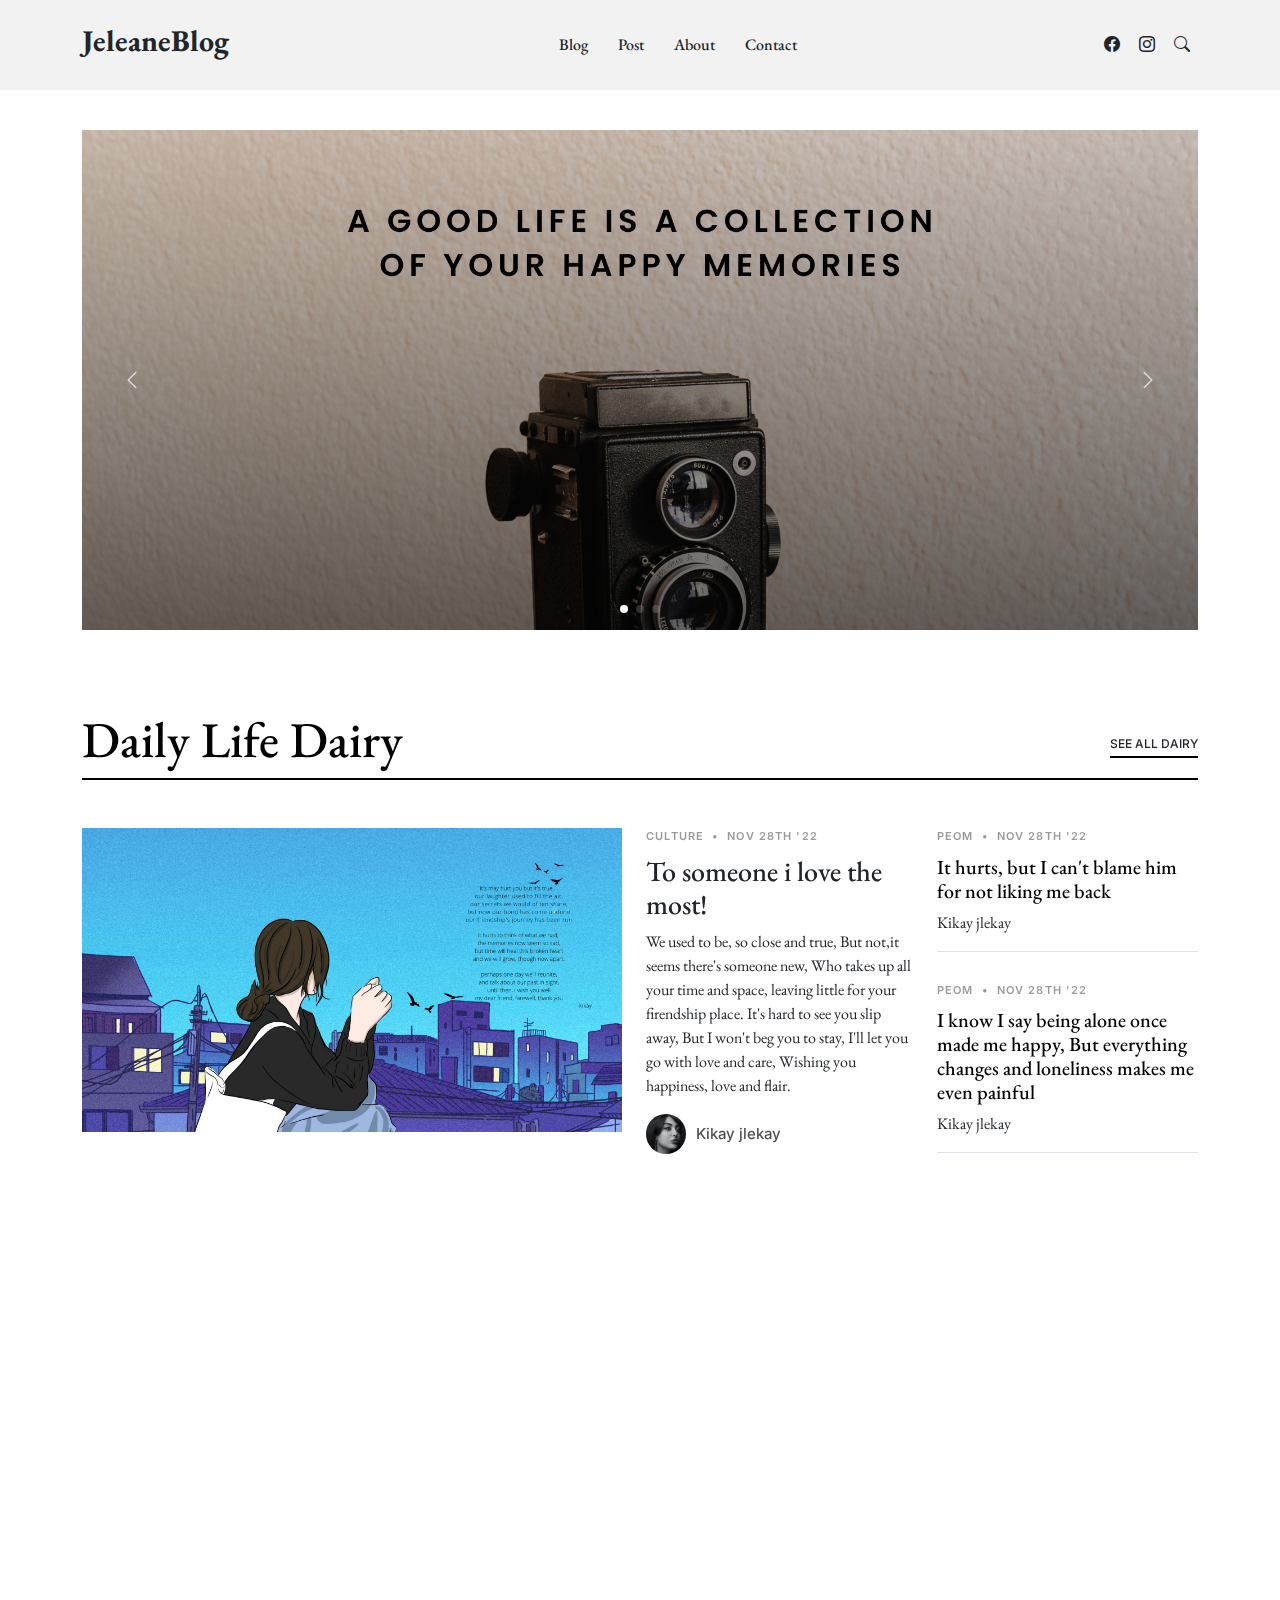
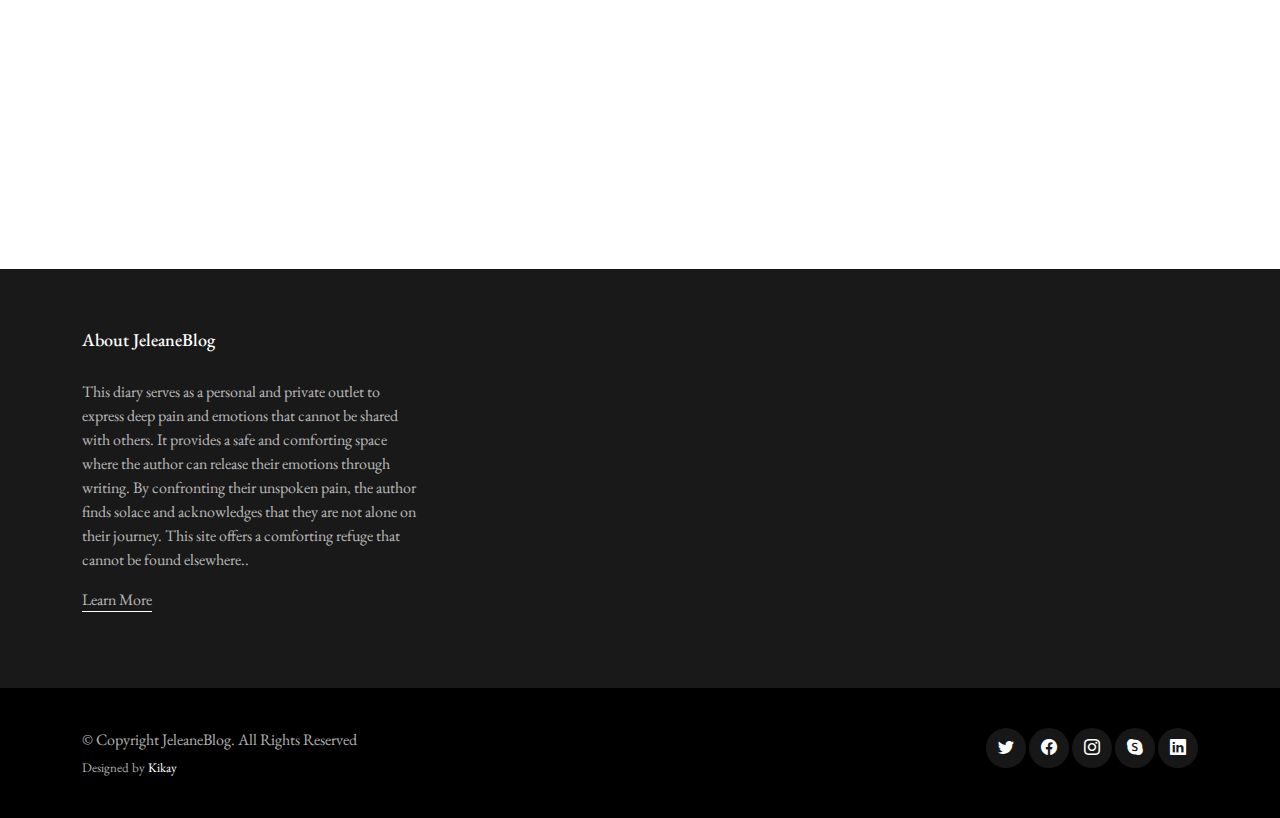
<file: index_2.html>
<!DOCTYPE html>
<html lang="en">

<head>
  <meta charset="utf-8">
  <meta content="width=device-width, initial-scale=1.0" name="viewport">

  <title>BLOG</title>
  <meta content="" name="description">
  <meta content="" name="keywords">

  <link href="assets/img/favicon.png" rel="icon">
  <link href="assets/img/apple-touch-icon.png" rel="apple-touch-icon">

  <link rel="preconnect" href="https://fonts.googleapis.com">
  <link rel="preconnect" href="https://fonts.gstatic.com" crossorigin>
  <link href="https://fonts.googleapis.com/css2?family=EB+Garamond:wght@400;500&family=Inter:wght@400;500&family=Playfair+Display:ital,wght@0,400;0,700;1,400;1,700&display=swap" rel="stylesheet">

  <link href="assets/vendor/bootstrap/css/bootstrap.min.css" rel="stylesheet">
  <link href="assets/vendor/bootstrap-icons/bootstrap-icons.css" rel="stylesheet">
  <link href="assets/vendor/swiper/swiper-bundle.min.css" rel="stylesheet">
  <link href="assets/vendor/glightbox/css/glightbox.min.css" rel="stylesheet">
  <link href="assets/vendor/aos/aos.css" rel="stylesheet">


  <link href="assets/css/variables.css" rel="stylesheet">
  <link href="assets/css/main.css" rel="stylesheet">

</head>

<body>

  <header id="header" class="header d-flex align-items-center fixed-top">
    <div class="container-fluid container-xl d-flex align-items-center justify-content-between">

      <a href="index_2.html" class="logo d-flex align-items-center">

        <h1>JeleaneBlog</h1>
      </a>

      <nav id="navbar" class="navbar">
        <ul>
          <li><a href="index_2.html">Blog</a></li>
          <li><a href="post.html">Post</a></li>
          <li><a href="about.html">About</a></li>
          <li><a href="contact.html">Contact</a></li>
        </ul>
      </nav>

      <div class="position-relative">
        <a href="https://www.facebook.com/Jlekay25" class="mx-2"><span class="bi-facebook"></span></a>
        <a href="https://www.instagram.com/kiks_ayyy/" class="mx-2"><span class="bi-instagram"></span></a>

        <a href="#" class="mx-2 js-search-open"><span class="bi-search"></span></a>
        <i class="bi bi-list mobile-nav-toggle"></i>

        <div class="search-form-wrap js-search-form-wrap">
          <form action="search-result.html" class="search-form">
            <span class="icon bi-search"></span>
            <input type="text" placeholder="Search" class="form-control">
            <button class="btn js-search-close"><span class="bi-x"></span></button>
          </form>
        </div>

      </div>

    </div>

  </header>

  <main id="main">

    <section id="hero-slider" class="hero-slider">
      <div class="container-md" data-aos="fade-in">
        <div class="row">
          <div class="col-12">
            <div class="swiper sliderFeaturedPosts">
              <div class="swiper-wrapper">
                <div class="swiper-slide">
                  <a href="post.html" class="img-bg d-flex align-items-end" style="background-image: url('assets/img/6_2.png');">
                    <div class="img-bg-inner"></div>
                  </a>
                </div>

                <div class="swiper-slide">
                  <a href="post.html" class="img-bg d-flex align-items-end" style="background-image: url('assets/img/9.png');">
                    <div class="img-bg-inner"></div>
                  </a>
                </div>

                <div class="swiper-slide">
                  <a href="post.html" class="img-bg d-flex align-items-end" style="background-image: url('assets/img/MOON (2).png');">
                    <div class="img-bg-inner"> </div>
                  </a>
                </div>

              </div>
              <div class="custom-swiper-button-next">
                <span class="bi-chevron-right"></span>
              </div>
              <div class="custom-swiper-button-prev">
                <span class="bi-chevron-left"></span>
              </div>

              <div class="swiper-pagination"></div>
            </div>
          </div>
        </div>
      </div>
    </section>

    <section class="category-section">
      <div class="container" data-aos="fade-up">

        <div class="section-header d-flex justify-content-between align-items-center mb-5">
          <h2>Daily Life Dairy</h2>
          <div><a href="category.html" class="more">See All Dairy</a></div>
        </div>

        <div class="row">
          <div class="col-md-9">

            <div class="d-lg-flex post-entry-2">
              <a href="post.html" class="me-4 thumbnail mb-4 mb-lg-0 d-inline-block">
                <img src="assets/img/1.png" alt="" class="img-fluid">
              </a>
              <div>
                <div class="post-meta"><span class="date">Culture</span> <span class="mx-1">&bullet;</span> <span>Nov 28th '22</span></div>
                <h3><a href="post.html">To someone i love the most!</a></h3>
                <p>We used to be, so close and true, But not,it seems there's someone new, Who takes up all your time and space, leaving little for your firendship place. It's hard to see you slip away, But I won't beg you to stay, I'll let you go with love and care, Wishing you happiness, love and flair.</p>
                <div class="d-flex align-items-center author">
                  <div class="photo"><img src="assets/img/person-6.jpg" alt="" class="img-fluid"></div>
                  <div class="name">
                    <h3 class="m-0 p-0">Kikay jlekay</h3>
                  </div>
                </div>
              </div>
            </div>

          </div>

          <div class="col-md-3">
            <div class="post-entry-1 border-bottom">
              <div class="post-meta"><span class="date">Peom</span> <span class="mx-1">&bullet;</span> <span>Nov 28th '22</span></div>
              <h2 class="mb-2"><a href="single-post.html">It hurts, but I can't blame him for not liking me back</a></h2>
              <span class="author mb-3 d-block">Kikay jlekay</span>
            </div>

            <div class="post-entry-1 border-bottom">
              <div class="post-meta"><span class="date">Peom</span> <span class="mx-1">&bullet;</span> <span>Nov 28th '22</span></div>
              <h2 class="mb-2"><a href="single-post.html">I know I say being alone once made me happy, But everything changes and loneliness makes me even painful</a></h2>
              <span class="author mb-3 d-block">Kikay jlekay</span>
            </div>
          </div>
        </div>
      </div>
    </section>

    <section class="category-section">
      <div class="container" data-aos="fade-up">

        <div class="section-header d-flex justify-content-between align-items-center mb-5">
          <h2>Hobbies</h2>
          <div><a href="#" class="more">See All Hobbies</a></div>
        </div>

        <div class="row">
          <div class="col-md-9 order-md-2">

            <div class="d-lg-flex post-entry-2">
              <a href="single-post.html" class="me-4 thumbnail d-inline-block mb-4 mb-lg-0">
                <img src="assets/img/8_2.png" alt="" class="img-fluid">
              </a>
              <div>
                <div class="post-meta"><span class="date">Poem   </span> <span class="mx-1">&bullet;</span> <span>Nov 28th '22</span></div>
                <h3><a href="single-post.html">Thing Happanies Start</a></h3>
                <p>Finding a a hobby that make you happy is to explore your interests and passions.Don't be afraid to try new thingd and discover what truly brings you joy and fullfillment</p>
                <div class="d-flex align-items-center author">
                  <div class="photo"><img src="assets/img/person-6.jpg" alt="" class="img-fluid"></div>
                  <div class="name">
                    <h3 class="m-0 p-0">Kikay MissYou</h3>
                  </div>
                </div>
              </div>
            </div>

          </div>
          <div class="col-md-3">
            <div class="post-entry-1 border-bottom">
              <div class="post-meta"><span class="date">Poem</span> <span class="mx-1">&bullet;</span> <span>Nov 28th'22</span></div>
              <h2 class="mb-2"><a href="single-post.html">Will people Stay? cause I think if it was truly mean't to be it will happen. But if it's not meant to be then you should learn to let it go.</a></h2>
              <span class="author mb-3 d-block">Kikay MissYou</span>
            </div>

            <div class="post-entry-1 border-bottom">
              <div class="post-meta"><span class="date">Poem</span> <span class="mx-1">&bullet;</span> <span>Jul 5th '22</span></div>
              <h2 class="mb-2"><a href="single-post.html">Someone think pain is their worst enemy and fear in life, but i think pain is what make us fight and achieve</a></h2>
              <span class="author mb-3 d-block">Kikay MissYou</span>
            </div>
          </div>
        </div>
      </div>
    </section>

  </main>

  <footer id="footer" class="footer">

    <div class="footer-content">
      <div class="container">

        <div class="row g-5">
          <div class="col-lg-4">
            <h3 class="footer-heading">About JeleaneBlog</h3>
            <p> This diary serves as a personal and private outlet to express deep pain and emotions that cannot be shared with others. It provides a safe and comforting space where the author can release their emotions through writing. By confronting their unspoken pain, the author finds solace and acknowledges that they are not alone on their journey. This site offers a comforting refuge that cannot be found elsewhere..</p>
            <p><a href="about.html" class="footer-link-more">Learn More</a></p>
          </div>
        </div>
      </div>
    </div>

    <div class="footer-legal">
      <div class="container">

        <div class="row justify-content-between">
          <div class="col-md-6 text-center text-md-start mb-3 mb-md-0">
            <div class="copyright">
              © Copyright <strong><span>JeleaneBlog</span></strong>. All Rights Reserved
            </div>

            <div class="credits">
              Designed by <a href="https://bootstrapmade.com/">Kikay</a>
            </div>

          </div>

          <div class="col-md-6">
            <div class="social-links mb-3 mb-lg-0 text-center text-md-end">
              <a href="#" class="twitter"><i class="bi bi-twitter"></i></a>
              <a href="#" class="facebook"><i class="bi bi-facebook"></i></a>
              <a href="#" class="instagram"><i class="bi bi-instagram"></i></a>
              <a href="#" class="google-plus"><i class="bi bi-skype"></i></a>
              <a href="#" class="linkedin"><i class="bi bi-linkedin"></i></a>
            </div>

          </div>

        </div>

      </div>
    </div>

  </footer>

  <a href="#" class="scroll-top d-flex align-items-center justify-content-center"><i class="bi bi-arrow-up-short"></i></a>

  <script src="assets/vendor/bootstrap/js/bootstrap.bundle.min.js"></script>
  <script src="assets/vendor/swiper/swiper-bundle.min.js"></script>
  <script src="assets/vendor/glightbox/js/glightbox.min.js"></script>
  <script src="assets/vendor/aos/aos.js"></script>
  <script src="assets/vendor/php-email-form/validate.js"></script>

  <script src="assets/js/main.js"></script>

</body>

</html>
</file>
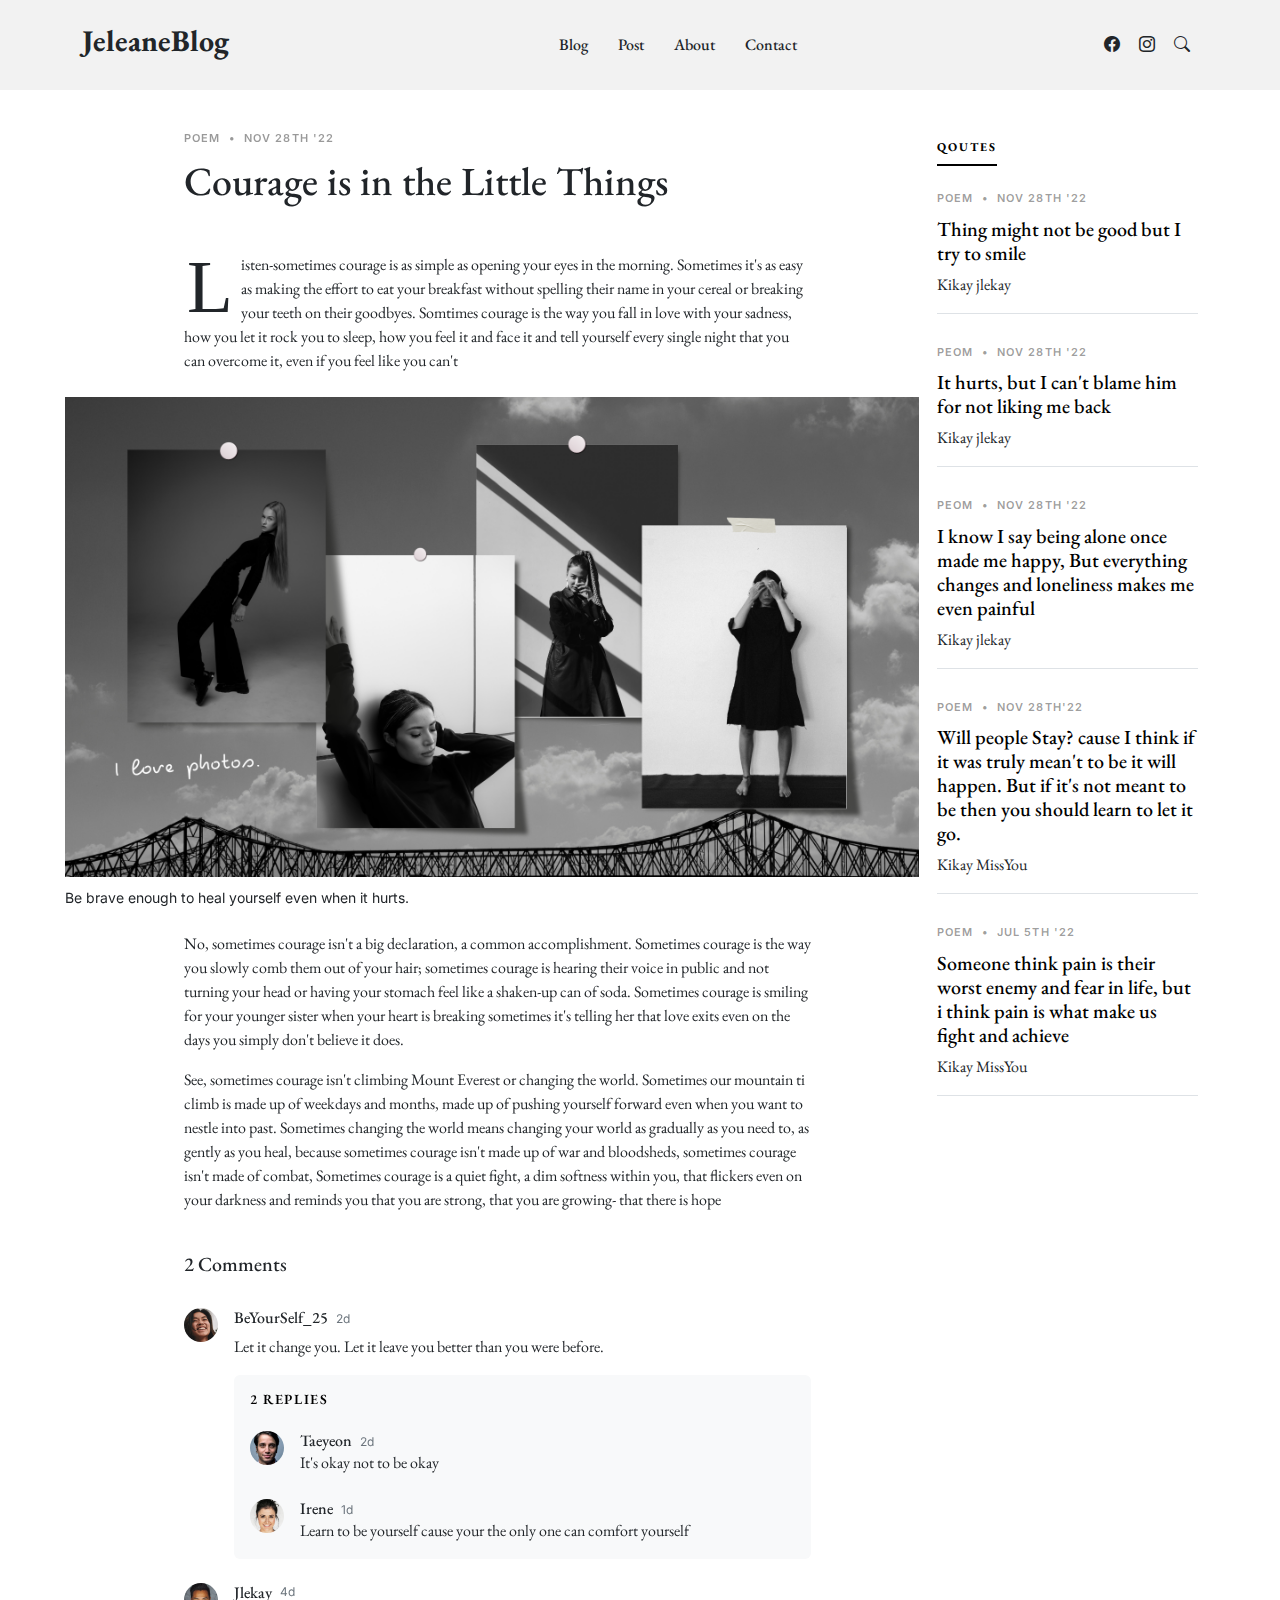
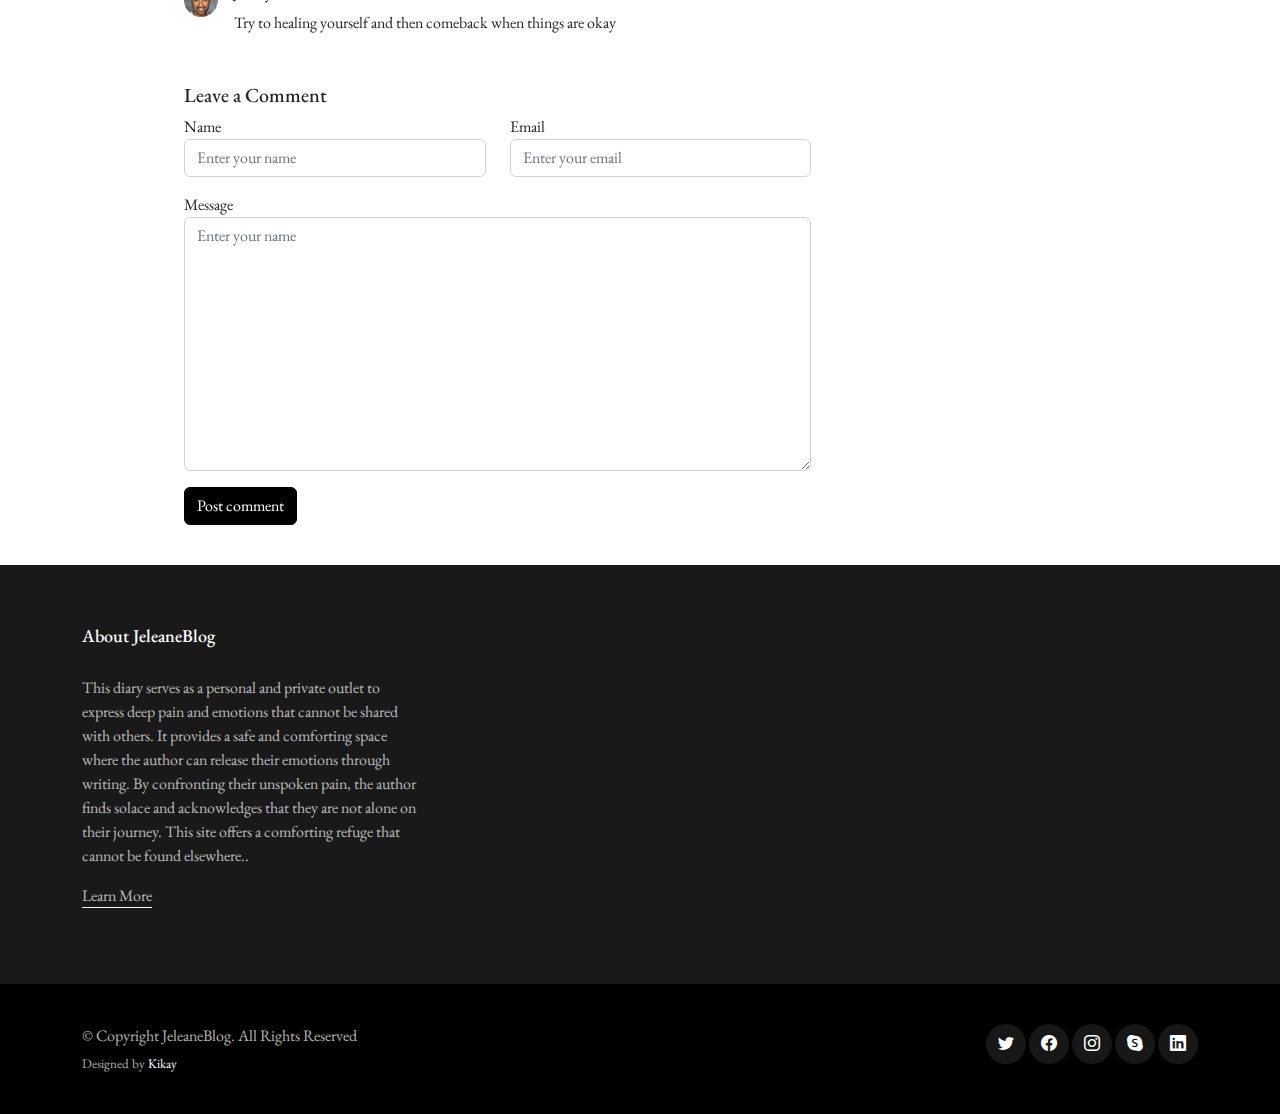
<file: post.html>
<!DOCTYPE html>
<html lang="en">

<head>
  <meta charset="utf-8">
  <meta content="width=device-width, initial-scale=1.0" name="viewport">

  <title>Blog</title>
  <meta content="" name="description">
  <meta content="" name="keywords">

  <link href="assets/img/favicon.png" rel="icon">
  <link href="assets/img/apple-touch-icon.png" rel="apple-touch-icon">

  <link rel="preconnect" href="https://fonts.googleapis.com">
  <link rel="preconnect" href="https://fonts.gstatic.com" crossorigin>
  <link href="https://fonts.googleapis.com/css2?family=EB+Garamond:wght@400;500&family=Inter:wght@400;500&family=Playfair+Display:ital,wght@0,400;0,700;1,400;1,700&display=swap" rel="stylesheet">

  <link href="assets/vendor/bootstrap/css/bootstrap.min.css" rel="stylesheet">
  <link href="assets/vendor/bootstrap-icons/bootstrap-icons.css" rel="stylesheet">
  <link href="assets/vendor/swiper/swiper-bundle.min.css" rel="stylesheet">
  <link href="assets/vendor/glightbox/css/glightbox.min.css" rel="stylesheet">
  <link href="assets/vendor/aos/aos.css" rel="stylesheet">

  <link href="assets/css/variables.css" rel="stylesheet">
  <link href="assets/css/main.css" rel="stylesheet">

</head>

<body>

  <header id="header" class="header d-flex align-items-center fixed-top">
    <div class="container-fluid container-xl d-flex align-items-center justify-content-between">

      <a href="index_2.html" class="logo d-flex align-items-center">

        <h1>JeleaneBlog</h1>
      </a>

      <nav id="navbar" class="navbar">
        <ul>
          <li><a href="index.html">Blog</a></li>
          <li><a href="post.html">Post</a></li>
          <li><a href="about.html">About</a></li>
          <li><a href="contact.html">Contact</a></li>
        </ul>
      </nav>

      <div class="position-relative">
        <a href="https://www.facebook.com/Jlekay25" class="mx-2"><span class="bi-facebook"></span></a>
        <a href="https://www.instagram.com/kiks_ayyy/" class="mx-2"><span class="bi-instagram"></span></a>

        <a href="#" class="mx-2 js-search-open"><span class="bi-search"></span></a>
        <i class="bi bi-list mobile-nav-toggle"></i>

        <div class="search-form-wrap js-search-form-wrap">
          <form action="search-result.html" class="search-form">
            <span class="icon bi-search"></span>
            <input type="text" placeholder="Search" class="form-control">
            <button class="btn js-search-close"><span class="bi-x"></span></button>
          </form>
        </div>

      </div>

    </div>

  </header>

  <main id="main">

    <section class="single-post-content">
      <div class="container">
        <div class="row">
          <div class="col-md-9 post-content" data-aos="fade-up">

            <div class="single-post">
              <div class="post-meta"><span class="date">Poem</span> <span class="mx-1">&bullet;</span> <span>Nov 28th '22</span></div>
              <h1 class="mb-5">Courage is in the Little Things</h1>
              <p><span class="firstcharacter">L</span>isten-sometimes courage is as simple as opening your eyes in the morning. Sometimes it's as easy as making the effort to eat your breakfast without spelling their name in your cereal or breaking your teeth on their goodbyes. Somtimes courage is the way you fall in love with your sadness, how you let it rock you to sleep, how you feel it and face it and tell yourself every single night that you can overcome it, even if you feel like you can't</p>

              <figure class="my-4">
                <img src="assets/img/7.png" alt="" class="img-fluid">
                <figcaption>Be brave enough to heal yourself even when it hurts. </figcaption>
              </figure>
              <p>No, sometimes courage isn't a big declaration, a common accomplishment. Sometimes courage is the way you slowly comb them out of your hair; sometimes courage is hearing their voice in public and not turning your head or having your stomach feel like a shaken-up can of soda. Sometimes courage is smiling for your younger sister when your heart is breaking sometimes it's telling her that love exits even on the days you simply don't believe it does.</p>
              <p>See, sometimes courage isn't climbing Mount Everest or changing the world. Sometimes our mountain ti climb is made up of weekdays and months, made up of pushing yourself forward even when you want to nestle into past. Sometimes changing the world means changing your world as gradually as you need to, as gently as you heal, because sometimes courage isn't made up of war and bloodsheds, sometimes courage isn't made of combat, Sometimes  courage is a quiet fight, a dim softness within you, that  flickers even on your darkness and reminds you  that you are strong, that you are growing- that there is hope</p>
              
            </div>

            <div class="comments">
              <h5 class="comment-title py-4">2 Comments</h5>
              <div class="comment d-flex mb-4">
                <div class="flex-shrink-0">
                  <div class="avatar avatar-sm rounded-circle">
                    <img class="avatar-img" src="assets/img/person-5.jpg" alt="" class="img-fluid">
                  </div>
                </div>
                <div class="flex-grow-1 ms-2 ms-sm-3">
                  <div class="comment-meta d-flex align-items-baseline">
                    <h6 class="me-2">BeYourSelf_25</h6>
                    <span class="text-muted">2d</span>
                  </div>
                  <div class="comment-body">
                   Let it change you.
                   Let it leave you better than you were before.
                  </div>

                  <div class="comment-replies bg-light p-3 mt-3 rounded">
                    <h6 class="comment-replies-title mb-4 text-muted text-uppercase">2 replies</h6>

                    <div class="reply d-flex mb-4">
                      <div class="flex-shrink-0">
                        <div class="avatar avatar-sm rounded-circle">
                          <img class="avatar-img" src="assets/img/person-4.jpg" alt="" class="img-fluid">
                        </div>
                      </div>
                      <div class="flex-grow-1 ms-2 ms-sm-3">
                        <div class="reply-meta d-flex align-items-baseline">
                          <h6 class="mb-0 me-2">Taeyeon</h6>
                          <span class="text-muted">2d</span>
                        </div>
                        <div class="reply-body">
                          It's okay not to be okay
                        </div>
                      </div>
                    </div>
                    <div class="reply d-flex">
                      <div class="flex-shrink-0">
                        <div class="avatar avatar-sm rounded-circle">
                          <img class="avatar-img" src="assets/img/person-3.jpg" alt="" class="img-fluid">
                        </div>
                      </div>
                      <div class="flex-grow-1 ms-2 ms-sm-3">
                        <div class="reply-meta d-flex align-items-baseline">
                          <h6 class="mb-0 me-2">Irene</h6>
                          <span class="text-muted">1d</span>
                        </div>
                        <div class="reply-body">
                         Learn to be yourself cause your the only one can comfort yourself
                        </div>
                      </div>
                    </div>
                  </div>
                </div>
              </div>
              <div class="comment d-flex">
                <div class="flex-shrink-0">
                  <div class="avatar avatar-sm rounded-circle">
                    <img class="avatar-img" src="assets/img/person-2.jpg" alt="" class="img-fluid">
                  </div>
                </div>
                <div class="flex-shrink-1 ms-2 ms-sm-3">
                  <div class="comment-meta d-flex">
                    <h6 class="me-2">Jlekay</h6>
                    <span class="text-muted">4d</span>
                  </div>
                  <div class="comment-body">
                    Try to healing yourself and then comeback when things are okay
                  </div>
                </div>
              </div>
            </div>

            <div class="row justify-content-center mt-5">

              <div class="col-lg-12">
                <h5 class="comment-title">Leave a Comment</h5>
                <div class="row">
                  <div class="col-lg-6 mb-3">
                    <label for="comment-name">Name</label>
                    <input type="text" class="form-control" id="comment-name" placeholder="Enter your name">
                  </div>
                  <div class="col-lg-6 mb-3">
                    <label for="comment-email">Email</label>
                    <input type="text" class="form-control" id="comment-email" placeholder="Enter your email">
                  </div>
                  <div class="col-12 mb-3">
                    <label for="comment-message">Message</label>

                    <textarea class="form-control" id="comment-message" placeholder="Enter your name" cols="30" rows="10"></textarea>
                  </div>
                  <div class="col-12">
                    <input type="submit" class="btn btn-primary" value="Post comment">
                  </div>
                </div>
              </div>
            </div>

          </div>
          <div class="col-md-3">
            <div class="aside-block">

              <ul class="nav nav-pills custom-tab-nav mb-4" id="pills-tab" role="tablist">
                <li class="nav-item" role="presentation">
                  <button class="nav-link active" id="pills-popular-tab" data-bs-toggle="pill" data-bs-target="#pills-popular" type="button" role="tab" aria-controls="pills-popular" aria-selected="true">Qoutes</button>
                </li>
              </ul>

              <div class="tab-content" id="pills-tabContent">

                <!-- Qoutes -->
                <div class="tab-pane fade show active" id="pills-popular" role="tabpanel" aria-labelledby="pills-popular-tab">
                  <div class="post-entry-1 border-bottom">
                    <div class="post-meta"><span class="date">Poem</span> <span class="mx-1">&bullet;</span> <span>Nov 28th '22</span></div>
              <h2 class="mb-2"><a href="post.html">Thing might not be good but I try to smile</a></h2>
              <span class="author mb-3 d-block">Kikay jlekay</span>
                  </div>

                  <div class="post-entry-1 border-bottom">
                    <div class="post-meta"><span class="date">Peom</span> <span class="mx-1">&bullet;</span> <span>Nov 28th '22</span></div>
              <h2 class="mb-2"><a href="post.html">It hurts, but I can't blame him for not liking me back</a></h2>
              <span class="author mb-3 d-block">Kikay jlekay</span>
                  </div>

                  <div class="post-entry-1 border-bottom">
                    <div class="post-meta"><span class="date">Peom</span> <span class="mx-1">&bullet;</span> <span>Nov 28th '22</span></div>
              <h2 class="mb-2"><a href="post.html">I know I say being alone once made me happy, But everything changes and loneliness makes me even painful</a></h2>
              <span class="author mb-3 d-block">Kikay jlekay</span>
                  </div>

                  <div class="post-entry-1 border-bottom">
                    <div class="post-meta"><span class="date">Poem</span> <span class="mx-1">&bullet;</span> <span>Nov 28th'22</span></div>
              <h2 class="mb-2"><a href="post.html">Will people Stay? cause I think if it was truly mean't to be it will happen. But if it's not meant to be then you should learn to let it go.</a></h2>
              <span class="author mb-3 d-block">Kikay MissYou</span>
                  </div>

                  <div class="post-entry-1 border-bottom">
                    <div class="post-meta"><span class="date">Poem</span> <span class="mx-1">&bullet;</span> <span>Jul 5th '22</span></div>
              <h2 class="mb-2"><a href="post.html">Someone think pain is their worst enemy and fear in life, but i think pain is what make us fight and achieve</a></h2>
                   <span class="author mb-3 d-block">Kikay MissYou</span>
                  </div>
                </div> 

              </div>
            </div>

          </div>
        </div>
      </div>
    </section>
  </main>

  <footer id="footer" class="footer">

    <div class="footer-content">
      <div class="container">

        <div class="row g-5">
          <div class="col-lg-4">
            <h3 class="footer-heading">About JeleaneBlog</h3>
            <p> This diary serves as a personal and private outlet to express deep pain and emotions that cannot be shared with others. It provides a safe and comforting space where the author can release their emotions through writing. By confronting their unspoken pain, the author finds solace and acknowledges that they are not alone on their journey. This site offers a comforting refuge that cannot be found elsewhere..</p>
            <p><a href="about.html" class="footer-link-more">Learn More</a></p>
          </div>
        </div>
      </div>
    </div>

    <div class="footer-legal">
      <div class="container">

        <div class="row justify-content-between">
          <div class="col-md-6 text-center text-md-start mb-3 mb-md-0">
            <div class="copyright">
              © Copyright <strong><span>JeleaneBlog</span></strong>. All Rights Reserved
            </div>

            <div class="credits">
              Designed by <a href="https://bootstrapmade.com/">Kikay</a>
            </div>

          </div>

          <div class="col-md-6">
            <div class="social-links mb-3 mb-lg-0 text-center text-md-end">
              <a href="#" class="twitter"><i class="bi bi-twitter"></i></a>
              <a href="#" class="facebook"><i class="bi bi-facebook"></i></a>
              <a href="#" class="instagram"><i class="bi bi-instagram"></i></a>
              <a href="#" class="google-plus"><i class="bi bi-skype"></i></a>
              <a href="#" class="linkedin"><i class="bi bi-linkedin"></i></a>
            </div>

          </div>

        </div>

      </div>
    </div>

  </footer>

  <a href="#" class="scroll-top d-flex align-items-center justify-content-center"><i class="bi bi-arrow-up-short"></i></a>

  <script src="assets/vendor/bootstrap/js/bootstrap.bundle.min.js"></script>
  <script src="assets/vendor/swiper/swiper-bundle.min.js"></script>
  <script src="assets/vendor/glightbox/js/glightbox.min.js"></script>
  <script src="assets/vendor/aos/aos.js"></script>
  <script src="assets/vendor/php-email-form/validate.js"></script>

  <script src="assets/js/main.js"></script>

</body>

</html>
</file>
<file: assets/css/variables.css>
/**
* Template Name: ZenBlog
* File: variables.css
* Description: Easily customize colors, typography, and other repetitive properties used in the template main stylesheet file main.css
* 
* Template URL: https://bootstrapmade.com/zenblog-bootstrap-blog-template/
* Author: BootstrapMade.com
* License: https://bootstrapmade.com/license/
* 
* Contents:
* 1. ZenBlog template variables 
* 2. Override default Bootstrap variables
* 3. Set color and background class names
*
* Learn more about CSS variables at https://developer.mozilla.org/en-US/docs/Web/CSS/Using_CSS_custom_properties
*/

/*--------------------------------------------------------------
# 1. ZenBlog template variables 
--------------------------------------------------------------*/
:root {

  /* Fonts */
  --font-default: 'EB Garamond', system-ui, -apple-system, "Segoe UI", Roboto, "Helvetica Neue", Arial, "Noto Sans", "Liberation Sans", sans-serif, "Apple Color Emoji", "Segoe UI Emoji", "Segoe UI Symbol", "Noto Color Emoji";
  --font-primary: 'EB Garamond', serif; /*'Playfair Display', serif;*/
  --font-secondary: 'Inter', sans-serif;

  /* Colors */
  /* The *-rgb color names are simply the RGB converted value of the corresponding color for use in the rgba() function */

  /* Default text color */
  --color-default: #212529;
  --color-default-rgb: 33, 37, 41;

  /* Defult links color */
  --color-links: #212529;
  --color-links-hover: #15171a;

  /* Primay colors */
  --color-primary: #212529;
  --color-primary-light: #26282c;
  --color-primary-dark: #0b0c0e;

  --color-primary-rgb: 33, 37, 41;
  --color-primary-light-rgb: 38, 40, 44;
  --color-primary-dark-rgb: 11, 12, 14;

  /* Secondary colors */
  --color-secondary: #596d80;
  --color-secondary-light: #8498aa;
  --color-secondary-dark: #404f5c;

  --color-secondary-rgb: 89, 109, 128;
  --color-secondary-light-rgb: 132, 152, 170;
  --color-secondary-dark-rgb: 64, 79, 92;

  /* General colors */
  --color-blue: #0d6efd;
  --color-blue-rgb: 13, 110, 253;

  --color-indigo: #6610f2;
  --color-indigo-rgb: 102, 16, 242;

  --color-purple: #6f42c1;
  --color-purple-rgb: 111, 66, 193;
  
  --color-pink: #f3268c;
  --color-pink-rgb: 243, 38, 140;

  --color-red: #df1529;
  --color-red-rgb: 223, 21, 4;

  --color-orange: #fd7e14;
  --color-orange-rgb: 253, 126, 20;

  --color-yellow: #ffc107;
  --color-yellow-rgb: 255, 193, 7;

  --color-green: #059652;
  --color-green-rgb: 5, 150, 82;

  --color-teal: #20c997;
  --color-teal-rgb: 32, 201, 151;

  --color-cyan: #0dcaf0;
  --color-cyan-rgb: 13, 202, 240;

  --color-white: #ffffff;
  --color-white-rgb: 255, 255, 255;

  --color-gray: #6c757d;
  --color-gray-rgb: 108, 117, 125;

  --color-black: #000000;
  --color-black-rgb: 0, 0, 0;
}

/*--------------------------------------------------------------
# 2. Override default Bootstrap variables
--------------------------------------------------------------*/
:root {
  --bs-blue: var(--color-blue);
  --bs-indigo: var(--color-indigo);
  --bs-purple: var(--color-purple);
  --bs-pink: var(--color-pink);
  --bs-red: var(--color-red);
  --bs-orange: var(--color-orange);
  --bs-yellow: var(--color-yellow);
  --bs-green: var(--color-green);
  --bs-teal: var(--color-teal);
  --bs-cyan: var(--color-cyan);
  --bs-white: var(--color-white);
  --bs-gray: var(--color-gray);
  --bs-gray-dark: #343a40;
  --bs-gray-100: #f8f9fa;
  --bs-gray-200: #e9ecef;
  --bs-gray-300: #dee2e6;
  --bs-gray-400: #ced4da;
  --bs-gray-500: #adb5bd;
  --bs-gray-600: #6c757d;
  --bs-gray-700: #495057;
  --bs-gray-800: #343a40;
  --bs-gray-900: #212529;
  --bs-primary: var(--color-blue);
  --bs-secondary: var(--color-blue);
  --bs-success: #198754;
  --bs-info: #0dcaf0;
  --bs-warning: #ffc107;
  --bs-danger: #dc3545;
  --bs-light: #f8f9fa;
  --bs-dark: #212529;
  --bs-primary-rgb: var(--color-primary-rgb);
  --bs-secondary-rgb: var(--color-secondary-rgb);
  --bs-success-rgb: 25, 135, 84;
  --bs-info-rgb: 13, 202, 240;
  --bs-warning-rgb: 255, 193, 7;
  --bs-danger-rgb: 220, 53, 69;
  --bs-light-rgb: 248, 249, 250;
  --bs-dark-rgb: 33, 37, 41;
  --bs-white-rgb: var(--color-white-rgb);
  --bs-black-rgb: var(--color-black-rgb);
  --bs-body-color-rgb: var(--color-default-rgb);
  --bs-body-bg-rgb: 255, 255, 255;
  --bs-font-sans-serif: var(--font-default);
  --bs-font-monospace: SFMono-Regular, Menlo, Monaco, Consolas, "Liberation Mono", "Courier New", monospace;
  --bs-gradient: linear-gradient(180deg, rgba(255, 255, 255, 0.15), rgba(255, 255, 255, 0));
  --bs-body-font-family: var(--font-default);
  --bs-body-font-size: 1rem;
  --bs-body-font-weight: 400;
  --bs-body-line-height: 1.5;
  --bs-body-color: var(--color-default);
  --bs-body-bg: #fff;
}

/*--------------------------------------------------------------
# 3. Set color and background class names
--------------------------------------------------------------*/
/* Fonts */
.font-default { font-family: var(--font-default) !important; }
.font-primary { font-family: var(--font-primary) !important;}
.font-secondary { font-family: var(--font-secondary) !important; }

/* Text Colors */
.color-default { color: var(--color-default) !important; }
.color-links { color: var(--color-links) !important; }
.color-links:hover { color: var(--color-links-hover) !important; }
.color-primary { color: var(--color-primary) !important; }
.color-primary-light { color: var(--color-primary-light) !important; }
.color-primary-dark { color: var(--color-primary-dark) !important; }
.color-secondary { color: var(--color-secondary) !important; }
.color-secondary-light { color: var(--color-secondary-light) !important; }
.color-secondary-dark { color: var(--color-secondary-dark) !important; }
.color-blue { color: var(--color-blue) !important; }
.color-indigo { color: var(--color-indigo) !important; }
.color-purple { color: var(--color-purple) !important; }
.color-pink { color: var(--color-pink) !important; }
.color-red { color: var(--color-red) !important; }
.color-orange { color: var(--color-orange) !important; }
.color-yellow { color: var(--color-yellow) !important; }
.color-green { color: var(--color-green) !important; }
.color-teal { color: var(--color-teal) !important; }
.color-cyan { color: var(--color-cyan) !important; }
.color-white { color: var(--color-white) !important; }
.color-gray { color: var(--color-gray) !important; }
.color-black { color: var(--color-black) !important; }

/* Background Colors */
.bg-default { background-color: var(--color-default) !important; }
.bg-primary { background-color: var(--color-primary) !important; }
.bg-primary-light { background-color: var(--color-primary-light) !important; }
.bg-primary-dark { background-color: var(--color-primary-dark) !important; }
.bg-secondary { background-color: var(--color-secondary) !important; }
.bg-secondary-light { background-color: var(--color-secondary-light) !important; }
.bg-secondary-dark { background-color: var(--color-secondary-dark) !important; }
.bg-blue { background-color: var(--color-blue) !important; }
.bg-indigo { background-color: var(--color-indigo) !important; }
.bg-purple { background-color: var(--color-purple) !important; }
.bg-pink { background-color: var(--color-pink) !important; }
.bg-red { background-color: var(--color-red) !important; }
.bg-orange { background-color: var(--color-orange) !important; }
.bg-yellow { background-color: var(--color-yellow) !important; }
.bg-green { background-color: var(--color-green) !important; }
.bg-teal { background-color: var(--color-teal) !important; }
.bg-cyan { background-color: var(--color-cyan) !important; }
.bg-white { background-color: var(--color-white) !important; }
.bg-gray { background-color: var(--color-gray) !important; }
.bg-black { background-color: var(--color-black) !important; }
</file>
<file: assets/css/main.css>
scroll-behavior: smooth;
}

body {
  color: rgba(var(--color-primary-rgb), 1);
}

a {
  color: var(--color-links);
  text-decoration: none;
}

a:hover {
  color: var(--color-links-hover);
  text-decoration: none;
}

h1,
h2,
h3,
h4,
h5,
h6 {
  font-family: var(--font-primary);
}

#main {
  margin-top: 90px;
}

/*--------------------------------------------------------------
# Sections & Section Header
--------------------------------------------------------------*/
section {
  padding: 40px 0;
  overflow: hidden;
}

.section-header {
  border-bottom: 2px solid var(--color-black);
}

.section-header h2 {
  font-size: 50px;
  color: var(--color-black);
}

.section-header p {
  margin-bottom: 0;
}

/*--------------------------------------------------------------
# Scroll top button
--------------------------------------------------------------*/
.scroll-top {
  position: fixed;
  visibility: hidden;
  opacity: 0;
  right: 15px;
  bottom: 15px;
  z-index: 99999;
  background: var(--color-primary);
  width: 40px;
  height: 40px;
  border-radius: 4px;
  transition: all 0.4s;
}

.scroll-top i {
  font-size: 24px;
  color: #fff;
  line-height: 0;
}

.scroll-top:hover {
  background: rgba(var(--color-primary-rgb), 0.8);
  color: #fff;
}

.scroll-top.active {
  visibility: visible;
  opacity: 1;
}

/*--------------------------------------------------------------
# Page title
--------------------------------------------------------------*/
.page-title {
  font-size: 70px;
  color: var(--color-black);
}

/* Form Input Fieldds */
.form-control:active,
.form-control:focus {
  outline: none;
  box-shadow: none;
  border-color: var(--color-black);
}

.btn:active,
.btn:focus {
  outline: none;
}

.btn.btn-primary {
  background-color: var(--color-black);
  color: var(--color-white);
  border-color: var(--color-black);
}

/*--------------------------------------------------------------
# Header
--------------------------------------------------------------*/
.header {
  height: 90px;
  transition: all 0.5s;
  z-index: 997;
  background: #f2f2f2;
}

.header.sticked {
  height: 70px;
}

.header .logo img {
  max-height: 40px;
  margin-right: 6px;
}

.header .logo h1 {
  font-size: 30px;
  font-weight: 700;
  color: var(--color-default);
  font-family: var(--font-primary);
}

.search-form-wrap {
  position: absolute;
  right: 0;
  top: 0;
  z-index: 9;
  transition: 0.3s all ease;
  visibility: hidden;
  opacity: 0;
}

.search-form-wrap .search-form {
  position: relative;
}

.search-form-wrap .search-form .form-control {
  width: 300px;
  border: none;
  box-shadow: 0 15px 20px -10px rgba(var(--color-black-rgb), 0.1);
  padding-left: 40px;
  padding-right: 40px;
}

.search-form-wrap .search-form .form-control:active,
.search-form-wrap .search-form .form-control:focus {
  outline: none;
  box-shadow: none;
}

.search-form-wrap .search-form .icon {
  position: absolute;
  left: 0;
  top: 7px;
  opacity: 0.5;
  left: 10px;
}

.search-form-wrap .search-form .btn {
  position: absolute;
  top: 2px;
  right: 4px;
  padding: 0;
  margin: 0;
  line-height: 1;
  font-size: 30px;
}

.search-form-wrap .search-form .btn:active,
.search-form-wrap .search-form .btn:focus {
  outline: none;
  box-shadow: none;
}

.search-form-wrap.active {
  visibility: visible;
  opacity: 1;
}

section {
  scroll-margin-top: 70px;
}

/*--------------------------------------------------------------
# Desktop Navigation 
--------------------------------------------------------------*/
@media (min-width: 1280px) {
  .navbar {
    padding: 0;
  }

  .navbar ul {
    margin: 0;
    padding: 0;
    display: flex;
    list-style: none;
    align-items: center;
  }

  .navbar li {
    position: relative;
  }

  .navbar a,
  .navbar a:focus {
    display: flex;
    align-items: center;
    justify-content: space-between;
    padding: 10px 0 10px 30px;
    font-family: var(--font-default);
    font-size: 16px;
    font-weight: 500;
    color: rgba(var(--color-default-rgb), 1);
    white-space: nowrap;
    transition: 0.3s;
  }
  .navbar a:hover,
  .navbar .active,
  .navbar .active:focus,
  .navbar li:hover>a {
    color: var(--color-default);
  }
}

@media (min-width: 1280px) and (max-width: 1366px) {
  .navbar .dropdown .dropdown ul {
    left: -90%;
  }

  .navbar .dropdown .dropdown:hover>ul {
    left: -100%;
  }
}

.mobile-nav-toggle {
  display: none;
}

/*--------------------------------------------------------------
# Mobile Navigation
--------------------------------------------------------------*/
@media (max-width: 1279px) {
  .navbar {
    padding: 0;
    z-index: 9997;
  }

  .navbar ul {
    margin: 0;
    padding: 0;
    display: flex;
    list-style: none;
    align-items: center;
  }

  .navbar li {
    position: relative;
  }

  .navbar a,
  .navbar a:focus {
    display: flex;
    align-items: center;
    justify-content: space-between;
    padding: 10px 0 10px 30px;
    font-family: var(--font-default);
    font-size: 16px;
    font-weight: 500;
    color: rgba(var(--color-default-rgb), 1);
    white-space: nowrap;
    transition: 0.3s;
  }
  .navbar a:hover,
  .navbar .active,
  .navbar .active:focus,
  .navbar li:hover>a {
    color: var(--color-default);
  }

  .mobile-nav-toggle {
    display: inline-block;
    color: var(--color-secondary);
    font-size: 28px;
    cursor: pointer;
    line-height: 0;
    transition: 0.5s;
  }

  .mobile-nav-toggle.bi-x {
    color: var(--color-black);
  }

  .mobile-nav-active {
    overflow: hidden;
  }

  .mobile-nav-active .mobile-nav-toggle {
    position: fixed;
    top: 15px;
    right: 15px;
    z-index: 9999;
    color: var(--color-white);
  }

  .mobile-nav-active .navbar {
    position: fixed;
    overflow: hidden;
    inset: 0;
    background: rgba(var(--color-black-rgb), 0.6);
    transition: 0.3s;
  }

  .mobile-nav-active .navbar>ul {
    display: block;
  }
}

/*--------------------------------------------------------------
# Posts
--------------------------------------------------------------*/

.post-entry-1 {
  margin-bottom: 30px;
}

.post-entry-1 img {
  margin-bottom: 30px;
}

.post-entry-1 h2 {
  margin-bottom: 20px;
  font-size: 20px;
  font-weight: 500;
  line-height: 1.2;
  font-weight: 500;
}

.post-entry-1 h2 a {
  color: var(--color-black);
}

.post-entry-1.lg h2 {
  font-size: 40px;
  line-height: 1;
}

.post-meta {
  font-size: 11px;
  letter-spacing: 0.07rem;
  text-transform: uppercase;
  font-weight: 600;
  font-family: var(--font-secondary);
  color: rgba(var(--color-black-rgb), 0.4);
  margin-bottom: 10px;
}

@media (max-width: 768px) {
  .custom-border {
    border: none !important;
  }
}

.author .photo {
  margin-right: 10px;
}

.author .photo img {
  width: 40px;
  border-radius: 50%;
  margin-bottom: 0;
}

.author .name h3 {
  margin: 0;
  padding: 0;
  font-size: 15px;
  font-family: var(--font-secondary);
}

.post-entry-2 {
  margin-bottom: 30px;
}

.post-entry-2 .post-meta {
  font-size: 11px;
  letter-spacing: 0.07rem;
  text-transform: uppercase;
  font-weight: 600;
  font-family: var(--font-secondary);
  color: rgba(var(--color-black-rgb), 0.4);
  margin-bottom: 10px;
}

.post-entry-2 .author {
  color: rgba(var(--color-black-rgb), 0.7);
  font-weight: 500;
  margin-bottom: 20px;
  display: block;
}

.post-entry-2 .thumbnail {
  flex: 0 0 65%;
}

@media (max-width: 960px) {
  .post-entry-2 .thumbnail {
    flex: 0 0 100%;
    margin-bottom: 20px;
  }
}

.post-entry-2.half .thumbnail {
  flex: 0 0 50%;
}

@media (max-width: 768px) {
  .post-entry-2.half .thumbnail {
    flex: 0 0 100%;
    margin-bottom: 20px;
  }
}

.post-entry-2.small-img .thumbnail {
  flex: 0 0 30%;
}

@media (max-width: 768px) {
  .post-entry-2.small-img .thumbnail {
    flex: 0 0 100%;
    margin-bottom: 20px;
  }
}

.img-bg {
  height: 500px;
  background-size: cover;
  background-repeat: no-repeat;
  position: relative;
  background-position: center center;
}

@media (max-width: 768px) {
  .img-bg {
    height: 400px;
  }
}

.img-bg:before {
  position: absolute;
  content: "";
  background: rgb(0, 0, 0);
  background: linear-gradient(0deg, rgb(0, 0, 0) 0%, rgba(0, 0, 0, 0) 100%);
  opacity: 0.5;
  bottom: 0;
  left: 0;
  right: 0;
  z-index: 1;
  top: 0;
}

.img-bg .img-bg-inner {
  position: relative;
  z-index: 2;
  max-width: 700px;
  position: relative;
  padding-left: 100px;
  padding-right: 100px;
  margin-bottom: 50px;
}

@media (max-width: 768px) {
  .img-bg .img-bg-inner {
    padding-left: 30px;
    padding-right: 30px;
    margin-bottom: 50px;
  }
}

.img-bg .img-bg-inner h2,
.img-bg .img-bg-inner p {
  color: var(--color-white);
}

@media (max-width: 500px) {
  .img-bg .img-bg-inner p {
    display: none;
  }
}

.custom-swiper-button-next,
.custom-swiper-button-prev {
  position: absolute;
  top: 50%;
  transform: translateY(-50%);
  z-index: 9;
}

@media (max-width: 768px) {

  .custom-swiper-button-next,
  .custom-swiper-button-prev {
    display: none;
  }
}

.custom-swiper-button-next span,
.custom-swiper-button-prev span {
  font-size: 20px;
  color: rgba(var(--color-white-rgb), 0.7);
  transition: 0.3s all ease;
}

.custom-swiper-button-next:hover span,
.custom-swiper-button-next:focus span,
.custom-swiper-button-prev:hover span,
.custom-swiper-button-prev:focus span {
  color: rgba(var(--color-white-rgb), 1);
}

.custom-swiper-button-next {
  right: 40px;
}

.custom-swiper-button-prev {
  left: 40px;
}

.swiper-pagination .swiper-pagination-bullet {
  background-color: rgba(var(--color-white-rgb), 0.8);
}

.swiper-pagination .swiper-pagination-bullet-active {
  background-color: rgba(var(--color-white-rgb), 1);
}

.more {
  font-family: var(--font-secondary);
  text-transform: uppercase;
  font-size: 12px;
  font-weight: 500;
  position: relative;
  display: inline-block;
  padding-bottom: 5px;
}

.more:before {
  content: "";
  position: absolute;
  height: 2px;
  left: 0;
  right: 0;
  bottom: 0;
  background: var(--color-black);
}

.post-content {
  padding-left: 10%;
  padding-right: 10%;
}

@media (max-width: 768px) {
  .post-content {
    padding-left: 15px;
    padding-right: 15px;
  }
}

.post-content .firstcharacter {
  float: left;
  font-family: Georgia;
  font-size: 75px;
  line-height: 60px;
  padding-top: 4px;
  padding-right: 8px;
  padding-left: 3px;
}

.post-content figure {
  position: relative;
  left: 60%;
  min-width: 990px;
  transform: translateX(-50%);
}

@media (max-width: 1255px) {
  .post-content figure {
    min-width: auto;
    left: auto !important;
    transform: none;
  }
}

.post-content figure figcaption {
  font-family: var(--font-secondary);
  font-size: 14px;
  padding: 10px 0 0 0;
}

.aside-title,
.category-title {
  text-transform: uppercase;
  letter-spacing: 0.1rem;
  font-size: 14px;
  font-weight: 700;
  margin-bottom: 30px;
  border-bottom: 2px solid var(--color-black);
}

.category-title {
  border-bottom: none;
}

.custom-pagination a {
  display: inline-block;
  width: 40px;
  height: 40px;
  line-height: 40px;
  text-align: center;
  border-radius: 50%;
  font-family: var(--font-secondary);
  margin: 5px;
  transition: 0.3s all ease;
}

.custom-pagination a.active {
  background: var(--color-black);
  color: var(--color-white);
}

.custom-pagination a.active:hover {
  background: rgba(var(--color-black-rgb), 0.9);
}

.custom-pagination a:hover {
  background: rgba(var(--color-black-rgb), 0.1);
}

.custom-pagination a.prev,
.custom-pagination a.next {
  width: auto !important;
  border-radius: 4px;
  padding-left: 10px;
  padding-right: 10px;
}

.custom-pagination a.prev:hover,
.custom-pagination a.next:hover {
  background: rgba(var(--color-black-rgb), 0.1);
}

/* custom tab nav on sidebar */
.aside-block {
  margin-bottom: 30px;
}

.aside-block .custom-tab-nav .nav-item {
  display: inline-block;
}

.aside-block .custom-tab-nav .nav-item button {
  color: var(--color-black);
  text-transform: uppercase;
  font-size: 12px;
  font-weight: 700;
  letter-spacing: 2px;
  border-radius: 0;
  padding-left: 0;
  padding-right: 0;
  margin-right: 20px;
}

.aside-block .custom-tab-nav .nav-item button.active {
  background-color: var(--color-black) !important;
  background-color: transparent !important;
  color: var(--color-black);
  border-bottom: 2px solid var(--color-black);
}

.link-video {
  position: relative;
}

.link-video span {
  top: 50%;
  left: 50%;
  transform: translate(-50%, -50%);
  position: absolute;
  width: 50px;
  height: 50px;
  line-height: 50px;
  border-radius: 50%;
  text-align: center;
  display: inline-block;
  background-color: rgba(var(--color-black-rgb), 0.2);
  color: var(--color-white);
}

.aside-links li {
  margin-bottom: 10px;
  padding-bottom: 10px;
  border-bottom: 1px solid rgba(var(--color-black-rgb), 0.1);
}

.aside-links li a {
  display: block;
  color: rgba(var(--color-black-rgb), 0.7);
}

.aside-links li a:hover,
.aside-links li a:focus {
  color: rgba(var(--color-black-rgb), 1);
}

.aside-tags li {
  display: inline-block;
}

.aside-tags li a {
  display: inline-block;
  color: rgba(var(--color-black-rgb), 0.7);
  padding: 7px 10px;
  border: 1px solid rgba(var(--color-black-rgb), 0.1);
  margin-bottom: 3px;
  transition: 0.3s all ease;
}

.aside-tags li a:hover,
.aside-tags li a:focus {
  color: rgba(var(--color-black-rgb), 1);
  border: 1px solid rgba(var(--color-black-rgb), 0.5);
}
.single-post figure img{
  height: 480px;
}

/*--------------------------------------------------------------
# Comments
--------------------------------------------------------------*/
.comment {
  /* Font not working in <textarea> for this version of bs */
}

.comment .avatar {
  position: relative;
  display: inline-block;
  width: 3rem;
  height: 3rem;
}

.comment .avatar-img,
.comment .avatar-initials,
.comment .avatar-placeholder {
  width: 100%;
  height: 100%;
  border-radius: inherit;
}

.comment .avatar-img {
  display: block;
  -o-object-fit: cover;
  object-fit: cover;
}

.comment .avatar-initials {
  position: absolute;
  top: 0;
  left: 0;
  display: flex;
  align-items: center;
  justify-content: center;
  color: var(--color-white);
  line-height: 0;
  background-color: rgba(var(--color-black-rgba), 0.1);
}

.comment .avatar-placeholder {
  position: absolute;
  top: 0;
  left: 0;
  background: rgba(var(--color-black-rgba), 0.1) url("data:image/svg+xml,%3csvg xmlns='http://www.w3.org/2000/svg' viewBox='0 0 20 20'%3e%3cpath fill='%23fff' d='M10 9a3 3 0 100-6 3 3 0 000 6zm-7 9a7 7 0 1114 0H3z'/%3e%3c/svg%3e") no-repeat center/1.75rem;
}

.comment .avatar-indicator {
  position: absolute;
  right: 0;
  bottom: 0;
  width: 20%;
  height: 20%;
  display: block;
  background-color: rgba(var(--color-black-rgba), 0.1);
  border-radius: 50%;
}

.comment .avatar-group {
  display: inline-flex;
}

.comment .avatar-group .avatar+.avatar {
  margin-left: -0.75rem;
}

.comment .avatar-group .avatar:hover {
  z-index: 1;
}

.comment .avatar-sm,
.comment .avatar-group-sm>.avatar {
  width: 2.125rem;
  height: 2.125rem;
  font-size: 1rem;
}

.comment .avatar-sm .avatar-placeholder,
.comment .avatar-group-sm>.avatar .avatar-placeholder {
  background-size: 1.25rem;
}

.comment .avatar-group-sm>.avatar+.avatar {
  margin-left: -0.53125rem;
}

.comment .avatar-lg,
.comment .avatar-group-lg>.avatar {
  width: 4rem;
  height: 4rem;
  font-size: 1.5rem;
}

.comment .avatar-lg .avatar-placeholder,
.comment .avatar-group-lg>.avatar .avatar-placeholder {
  background-size: 2.25rem;
}

.comment .avatar-group-lg>.avatar+.avatar {
  margin-left: -1rem;
}

.comment .avatar-light .avatar-indicator {
  box-shadow: 0 0 0 2px rgba(var(--color-white-rgba), 0.75);
}

.comment .avatar-group-light>.avatar {
  box-shadow: 0 0 0 2px rgba(var(--color-white-rgba), 0.75);
}

.comment .avatar-dark .avatar-indicator {
  box-shadow: 0 0 0 2px rgba(var(--color-black-rgba), 0.25);
}

.comment .avatar-group-dark>.avatar {
  box-shadow: 0 0 0 2px rgba(var(--color-black-rgba), 0.25);
}

.comment textarea {
  font-family: inherit;
}

.comment .comment-replies-title,
.comment .comment-title {
  text-transform: uppercase;
  color: var(--color-black) !important;
  letter-spacing: 0.1rem;
  font-size: 14px;
  font-weight: 600;
  margin-bottom: 30px;
}

.comment .comment-meta .text-muted,
.comment .reply-meta .text-muted {
  font-family: var(--font-secondary);
  font-size: 12px;
}

/*--------------------------------------------------------------
# Contact
--------------------------------------------------------------*/
.contact .info-item {
  text-align: center;
}

.contact .info-item i {
  font-size: 48px;
  display: inline-block;
  margin-bottom: 10px;
  color: var(--color-primary);
}

.contact .info-item address,
.contact .info-item p {
  margin-bottom: 0;
}

.contact .info-item h3 {
  font-size: 16px;
  margin-bottom: 15px;
  font-weight: bold;
  letter-spacing: 0.1rem;
  text-transform: uppercase;
  color: var(--color-primary);
}

.contact .info-item a:hover {
  color: var(--color-primary);
}

@media (min-width: 768px) {
  .contact .info-item-borders {
    border-left: 1px solid rgba(var(--color-secondary-rgb), 0.2);
    border-right: 1px solid rgba(var(--color-secondary-rgb), 0.2);
  }
}

.contact .php-email-form {
  box-shadow: 0 0 30px rgba(var(--color-black-rgb), 0.1);
  padding: 30px;
  background: var(--color-white);
}

@media (max-width: 640px) {
  .contact .php-email-form {
    padding: 20px;
  }
}

.contact .php-email-form .error-message {
  display: none;
  color: var(--color-white);
  background: var(--color-red);
  text-align: left;
  padding: 15px;
  font-weight: 600;
}

.contact .php-email-form .error-message br+br {
  margin-top: 25px;
}

.contact .php-email-form .sent-message {
  display: none;
  color: var(--color-white);
  background: var(--color-green);
  text-align: center;
  padding: 15px;
  font-weight: 600;
}

.contact .php-email-form .loading {
  display: none;
  background: var(--color-white);
  text-align: center;
  padding: 15px;
}

.contact .php-email-form .loading:before {
  content: "";
  display: inline-block;
  border-radius: 50%;
  width: 24px;
  height: 24px;
  margin: 0 10px -6px 0;
  border: 3px solid var(--color-green);
  border-top-color: var(--color-white);
  animation: animate-loading 1s linear infinite;
}

.contact .php-email-form .form-group {
  margin-bottom: 20px;
}

.contact .php-email-form input,
.contact .php-email-form textarea {
  padding: 10px 14px;
  border-radius: 0;
  box-shadow: none;
  font-size: 15px;
}

.contact .php-email-form input::focus,
.contact .php-email-form textarea::focus {
  background-color: var(--color-primary);
}

.contact .php-email-form button[type=submit] {
  background: var(--color-primary);
  border: 0;
  padding: 10px 30px;
  color: #fff;
  transition: 0.4s;
  cursor: pointer;
}

.contact .php-email-form button[type=submit]:hover {
  background: rgba(var(--color-primary-rgb), 0.8);
}

@keyframes animate-loading {
  0% {
    transform: rotate(0deg);
  }

  100% {
    transform: rotate(360deg);
  }
}

/*--------------------------------------------------------------
# Footer
--------------------------------------------------------------*/
.footer {
  overflow: hidden;
  background: rgba(var(--color-black-rgb), 0.9);
  font-size: 16px;
  color: rgba(var(--color-white-rgb), 0.7);
}

.footer .footer-content {
  padding: 60px 0;
}

.footer a.footer-link-more {
  color: rgba(var(--color-white-rgb), 0.7);
  display: inline-block;
  position: relative;
}

.footer a.footer-link-more:before {
  content: "";
  position: absolute;
  bottom: 0;
  left: 0;
  right: 0;
  height: 1px;
  background: var(--color-white);
}

.footer a.footer-link-more:hover {
  color: rgba(var(--color-white-rgb), 1);
}

.footer .footer-heading {
  color: var(--color-white);
  margin-bottom: 20px;
  padding-bottom: 10px;
  font-size: 18px;
  position: center;
}
.footer .footer-legal {
  background: var(--color-black);
  padding: 40px 0;
}

.footer .footer-legal .social-links a {
  text-align: center;
  display: inline-block;
  width: 40px;
  height: 40px;
  background-color: rgba(var(--color-white-rgb), 0.09);
  border-radius: 50%;
  color: var(--color-white);
  line-height: 40px;
}

.footer .footer-legal .social-links a:hover {
  background-color: rgba(var(--color-white-rgb), 0.2);
}

.footer .copyright strong {
  font-weight: 400;
}

.footer .credits {
  padding-top: 6px;
  font-size: 13px;
}

.footer .credits a {
  color: var(--color-white);
}
</file>
